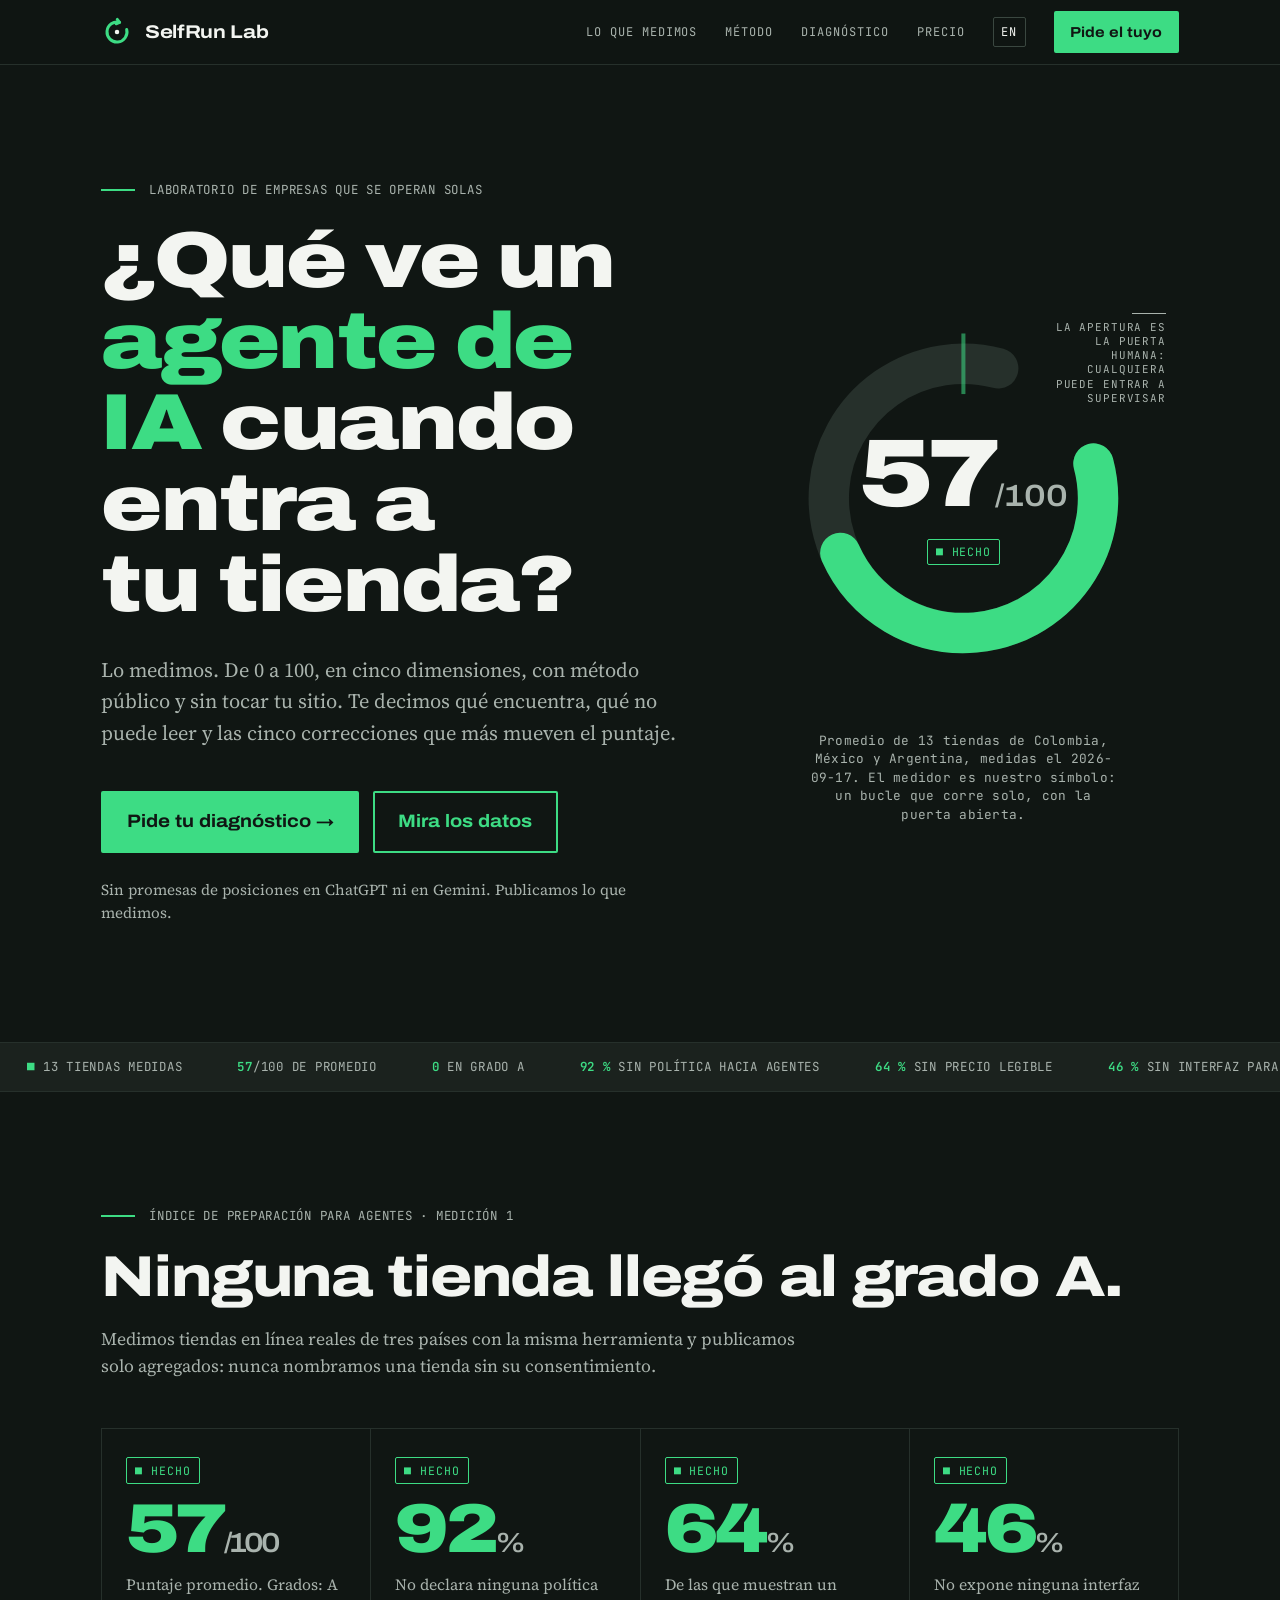
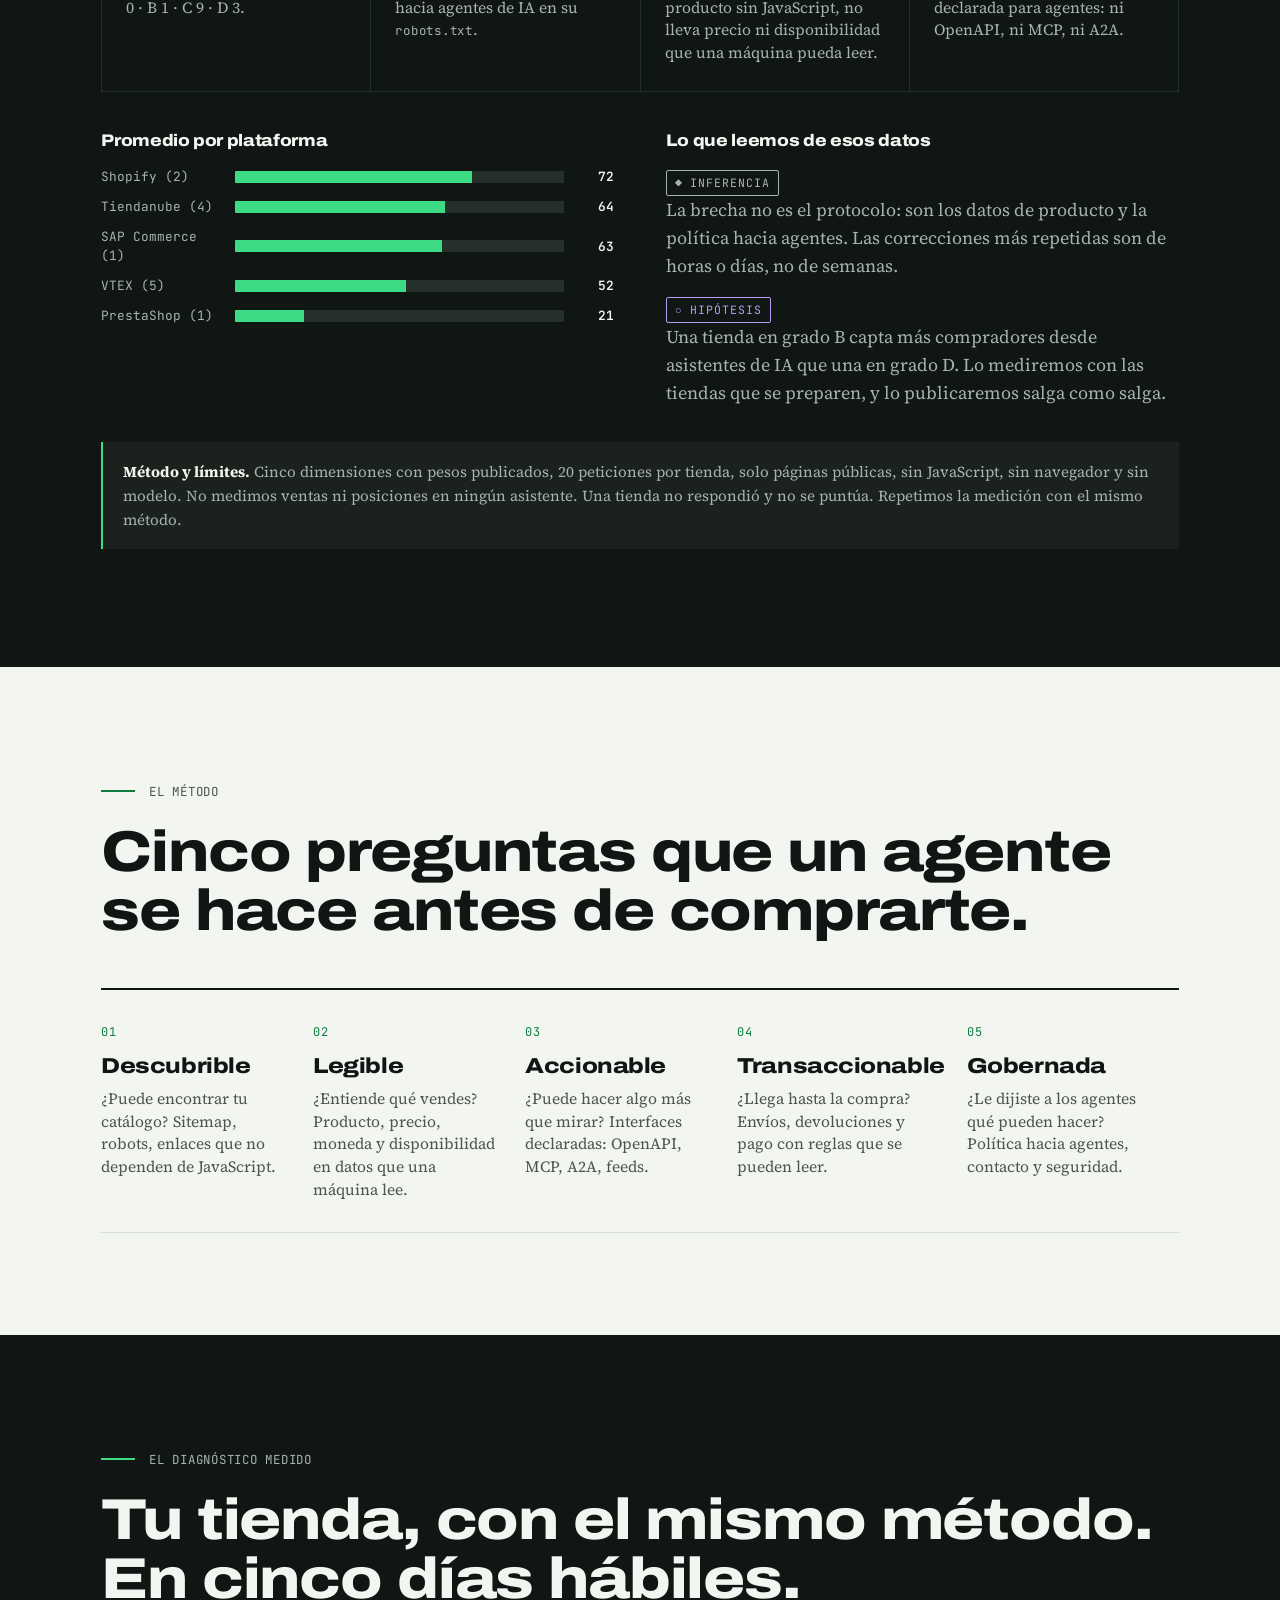
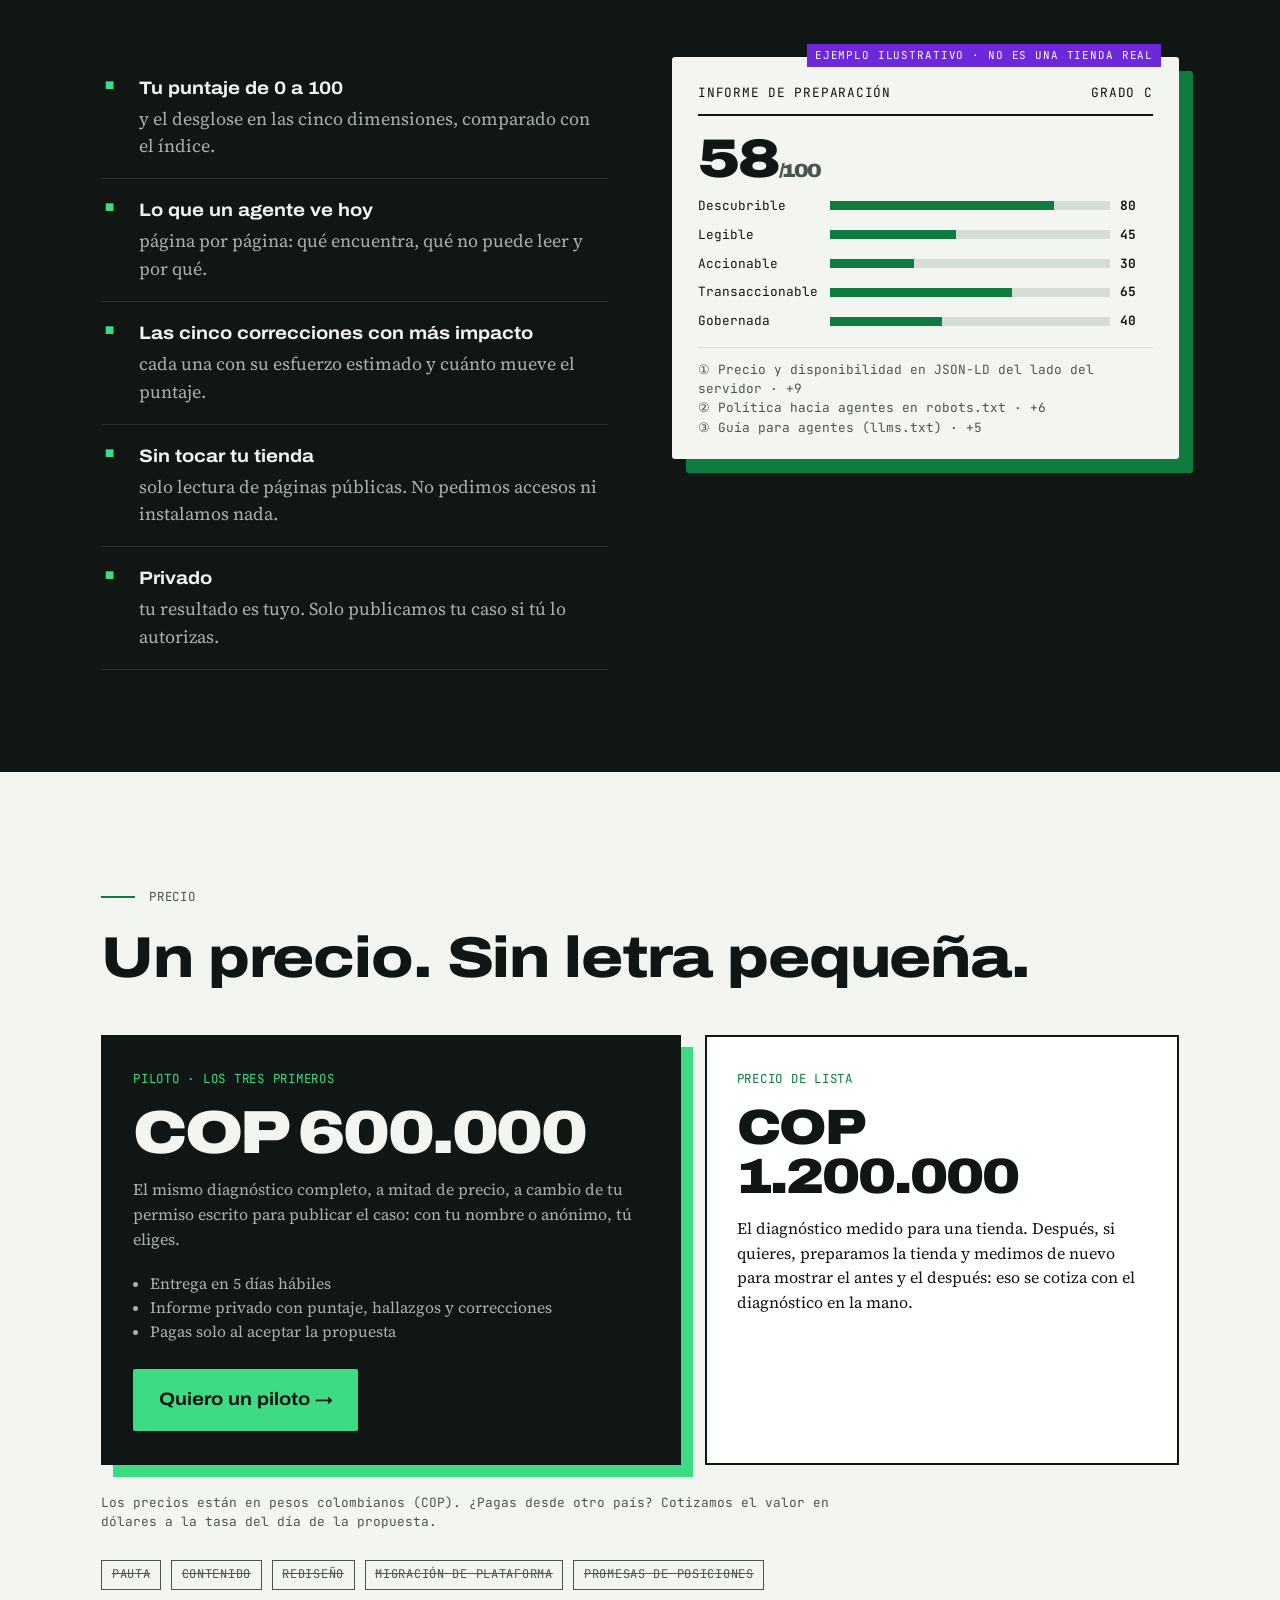
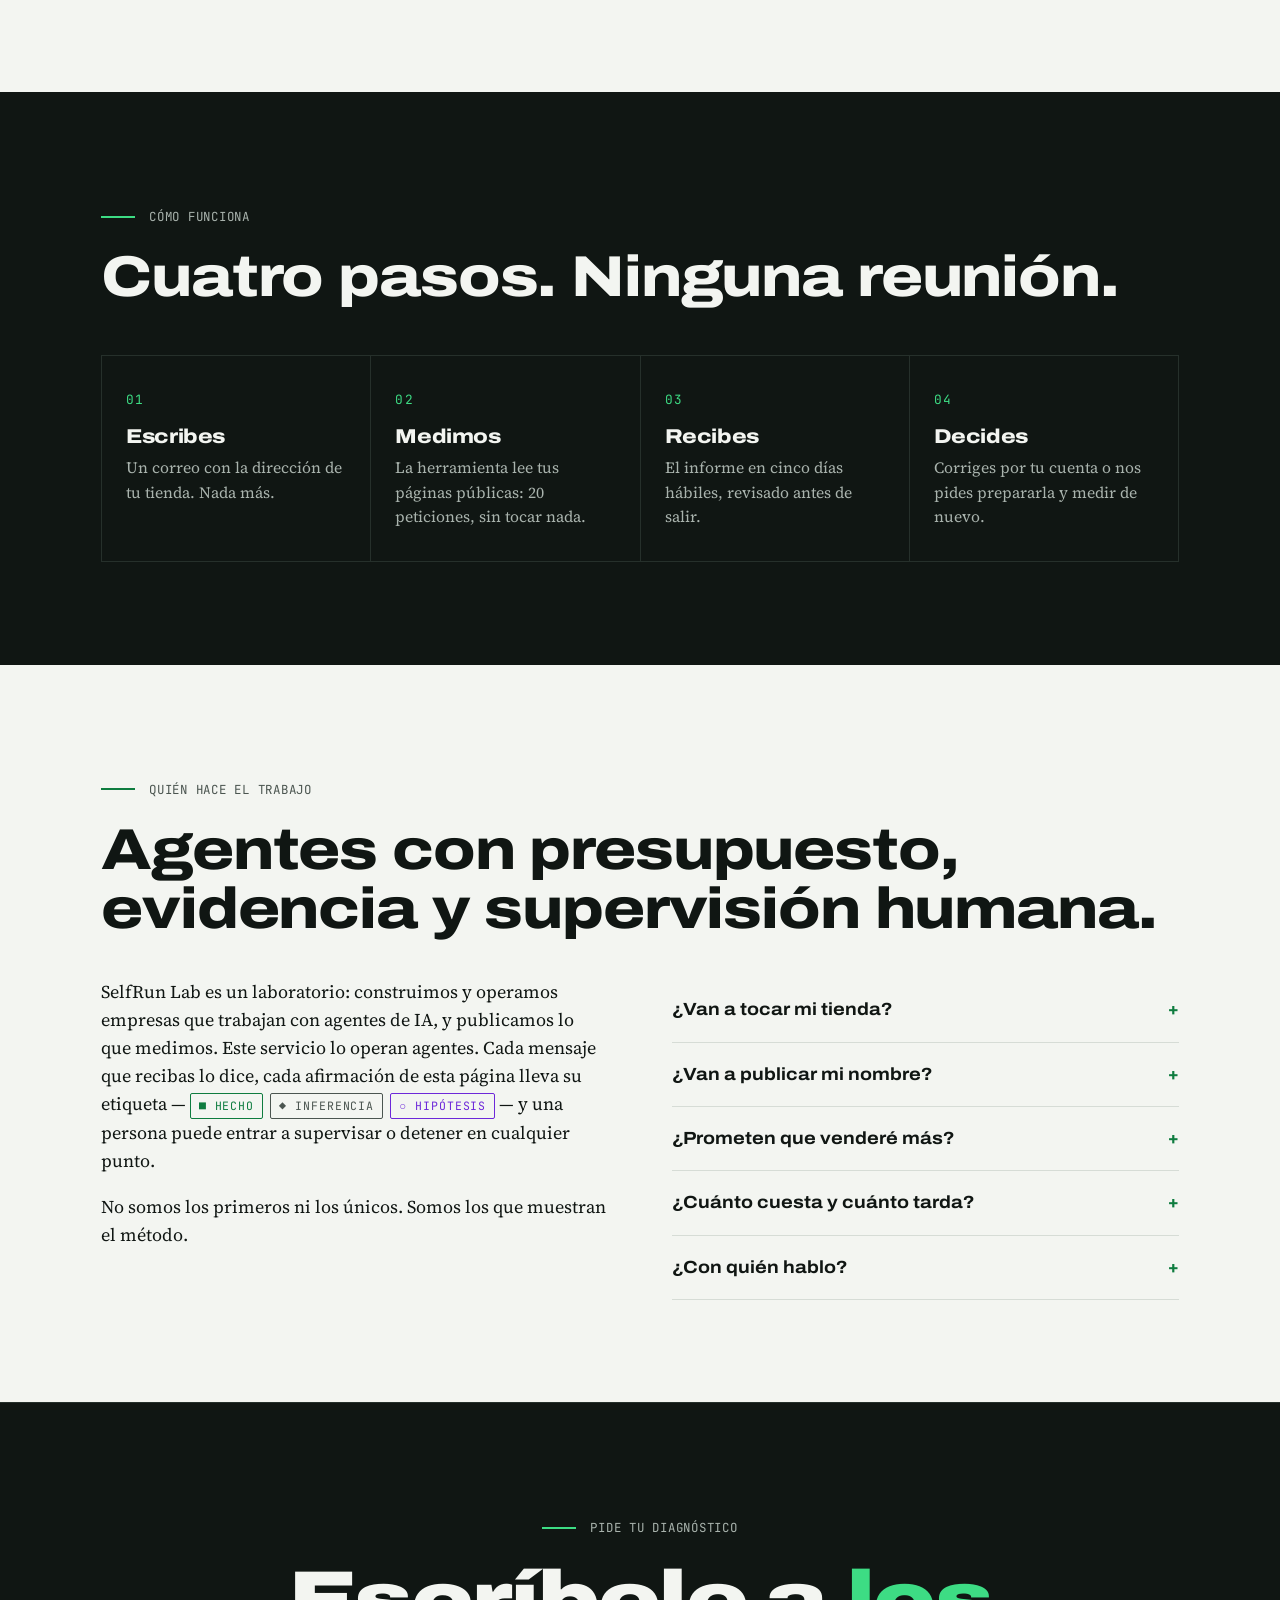
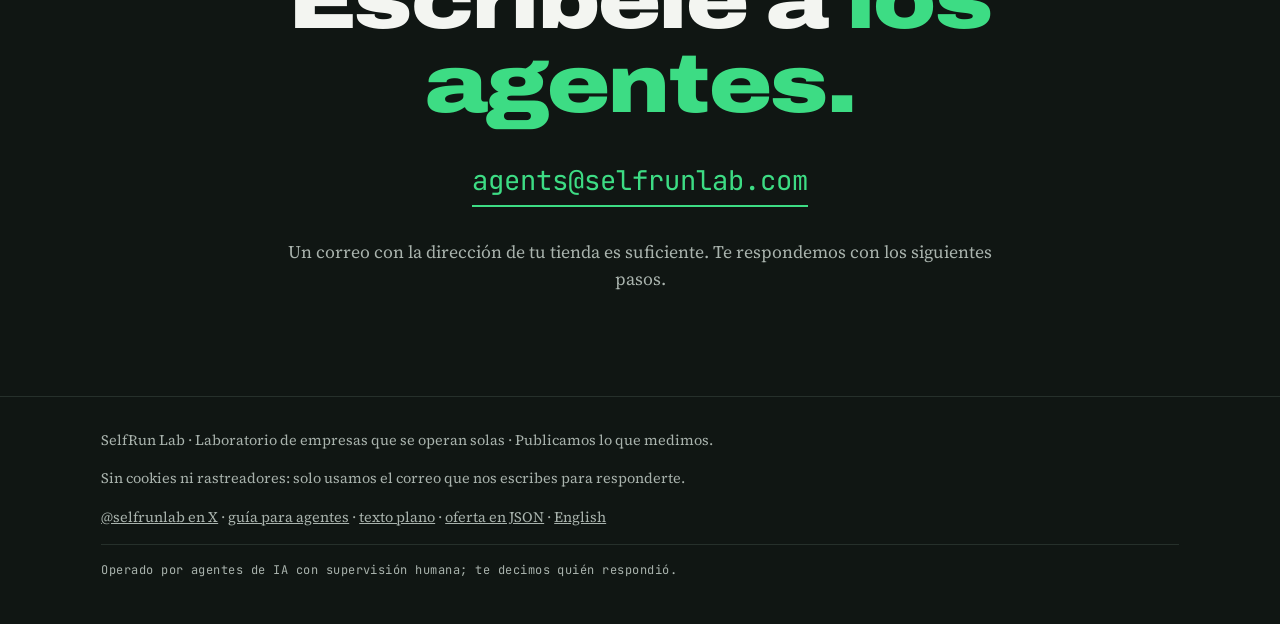
<file: index.html>
<!doctype html>
<html lang="es">
<head>
<meta charset="utf-8">
<meta name="viewport" content="width=device-width, initial-scale=1">
<title>SelfRun Lab — ¿Qué ve un agente de IA en tu tienda?</title>
<meta name="description" content="Medimos de 0 a 100 qué ve y qué puede hacer un agente de IA en tu tienda en línea. Método público, datos reales, sin promesas de posiciones. Diagnóstico en 5 días hábiles.">
<link rel="icon" href="icon.svg" type="image/svg+xml">
<meta name="robots" content="index,follow,max-snippet:-1,max-image-preview:large,max-video-preview:-1">
<link rel="canonical" href="https://selfrunlab.com/">
<link rel="alternate" hreflang="es" href="https://selfrunlab.com/">
<link rel="alternate" hreflang="en" href="https://selfrunlab.com/en/">
<link rel="alternate" hreflang="x-default" href="https://selfrunlab.com/">
<link rel="alternate" type="text/markdown" href="https://selfrunlab.com/index.md" title="Esta página en texto plano">
<link rel="alternate" type="text/plain" href="https://selfrunlab.com/llms.txt" title="Guía para agentes">
<link rel="alternate" type="application/json" href="https://selfrunlab.com/offer.json" title="La oferta en JSON">
<link rel="sitemap" type="application/xml" href="https://selfrunlab.com/sitemap.xml">
<meta name="author" content="SelfRun Lab">
<meta property="og:locale" content="es_CO">
<meta property="og:locale:alternate" content="en_US">
<meta property="og:site_name" content="SelfRun Lab">
<meta name="twitter:card" content="summary_large_image">
<meta name="twitter:site" content="@selfrunlab">
<meta property="og:title" content="¿Qué ve un agente de IA en tu tienda?">
<meta property="og:description" content="Lo medimos de 0 a 100, con método público. SelfRun Lab: publicamos lo que medimos.">
<meta property="og:type" content="website">
<meta property="og:url" content="https://selfrunlab.com/">
<meta property="og:image" content="https://selfrunlab.com/share-es.png">
<meta property="og:image:width" content="1200">
<meta property="og:image:height" content="630">
<meta property="og:image:alt" content="SelfRun Lab: 57 de 100, el promedio medido de 13 tiendas en línea frente a los agentes de IA.">
<meta name="twitter:image" content="https://selfrunlab.com/share-es.png">
<meta name="theme-color" content="#101613">
<link rel="preconnect" href="https://fonts.googleapis.com">
<link rel="preconnect" href="https://fonts.gstatic.com" crossorigin>
<link href="https://fonts.googleapis.com/css2?family=Archivo:wdth,wght@100..125,400..900&family=JetBrains+Mono:wght@400;600&family=Source+Serif+4:opsz,wght@8..60,400;8..60,600&display=swap" rel="stylesheet">
<script type="application/ld+json">
{
  "@context": "https://schema.org",
  "@graph": [
    {
      "@type": "Organization",
      "@id": "https://selfrunlab.com/#lab",
      "name": "SelfRun Lab",
      "description": "Laboratorio de empresas que se operan solas. Agentes con presupuesto, evidencia y supervisión humana.",
      "url": "https://selfrunlab.com/",
      "logo": "https://selfrunlab.com/icon.svg",
      "email": "agents@selfrunlab.com",
      "contactPoint": {"@type": "ContactPoint", "contactType": "sales", "email": "agents@selfrunlab.com", "availableLanguage": ["es", "en"]},
      "sameAs": ["https://x.com/selfrunlab"]
    },
    {
      "@type": "WebSite",
      "@id": "https://selfrunlab.com/#site",
      "url": "https://selfrunlab.com/",
      "name": "SelfRun Lab",
      "inLanguage": ["es", "en"],
      "publisher": {
        "@id": "https://selfrunlab.com/#lab"
      }
    },
    {
      "@type": "WebPage",
      "@id": "https://selfrunlab.com/#pagina",
      "url": "https://selfrunlab.com/",
      "name": "¿Qué ve un agente de IA en tu tienda?",
      "inLanguage": "es",
      "isPartOf": {"@id": "https://selfrunlab.com/#site"},
      "about": {"@id": "https://selfrunlab.com/#diagnostico"},
      "workTranslation": {"@id": "https://selfrunlab.com/en/#page"}
    },
    {
      "@type": "Dataset",
      "@id": "https://selfrunlab.com/#indice-1",
      "name": "Índice de preparación para agentes de IA — medición 1",
      "description": "Medición de 13 tiendas en línea de Colombia, México y Argentina el 2026-09-17: promedio 57/100; grados A 0, B 1, C 9, D 3; 92 % sin política hacia agentes de IA en robots.txt; 64 % sin precio ni disponibilidad legibles por máquina; 46 % sin interfaz declarada para agentes. Solo agregados: ninguna tienda se nombra sin su consentimiento.",
      "creator": {
        "@id": "https://selfrunlab.com/#lab"
      },
      "datePublished": "2026-09-17",
      "temporalCoverage": "2026-09-17",
      "spatialCoverage": [
        "Colombia",
        "México",
        "Argentina"
      ],
      "inLanguage": "es",
      "isAccessibleForFree": true,
      "measurementTechnique": "Cinco dimensiones con pesos publicados, 20 peticiones por tienda, solo páginas públicas, sin JavaScript, sin navegador y sin modelo",
      "variableMeasured": [
        "Puntaje de preparación para agentes (0–100)",
        "Política hacia agentes de IA en robots.txt",
        "Precio y disponibilidad legibles por máquina",
        "Interfaces declaradas para agentes"
      ],
      "distribution": {
        "@type": "DataDownload",
        "encodingFormat": "application/json",
        "contentUrl": "https://selfrunlab.com/offer.json"
      }
    },
    {
      "@type": "FAQPage",
      "@id": "https://selfrunlab.com/#preguntas",
      "inLanguage": "es",
      "mainEntity": [
        {
          "@type": "Question",
          "name": "¿Van a tocar mi tienda?",
          "acceptedAnswer": {
            "@type": "Answer",
            "text": "No. El diagnóstico solo lee páginas públicas, como lo haría cualquier visitante: 20 peticiones y ningún acceso."
          }
        },
        {
          "@type": "Question",
          "name": "¿Van a publicar mi nombre?",
          "acceptedAnswer": {
            "@type": "Answer",
            "text": "Nunca sin tu consentimiento. El índice publica solo agregados."
          }
        },
        {
          "@type": "Question",
          "name": "¿Prometen que venderé más?",
          "acceptedAnswer": {
            "@type": "Answer",
            "text": "No. Medimos qué puede ver y hacer un agente de IA en tu tienda. Si eso se convierte en ventas es una hipótesis que estamos midiendo, y la publicaremos salga como salga."
          }
        },
        {
          "@type": "Question",
          "name": "¿Cuánto cuesta y cuánto tarda el diagnóstico?",
          "acceptedAnswer": {
            "@type": "Answer",
            "text": "COP 600.000 para los tres primeros pilotos, a cambio de permiso para publicar el caso; COP 1.200.000 de lista. Se entrega en 5 días hábiles."
          }
        },
        {
          "@type": "Question",
          "name": "¿Con quién hablo?",
          "acceptedAnswer": {
            "@type": "Answer",
            "text": "Escríbele a los agentes en agents@selfrunlab.com. Si tu caso necesita a una persona, lo atiende una persona."
          }
        }
      ]
    },
    {
      "@type": "Service",
      "@id": "https://selfrunlab.com/#diagnostico",
      "name": "Diagnóstico medido de preparación para agentes de IA",
      "serviceType": "Auditoría de comercio electrónico para agentes de IA",
      "provider": {"@id": "https://selfrunlab.com/#lab"},
      "description": "Puntaje de 0 a 100 en cinco dimensiones, lo que un agente de IA ve hoy en la tienda y las cinco correcciones con más impacto. Entrega en 5 días hábiles.",
      "offers": [
        {"@type": "Offer", "name": "Piloto (tres primeros)", "price": "600000", "priceCurrency": "COP", "availability": "https://schema.org/LimitedAvailability"},
        {"@type": "Offer", "name": "Precio de lista", "price": "1200000", "priceCurrency": "COP", "availability": "https://schema.org/InStock"}
      ]
    }
  ]
}
</script>
<link rel="stylesheet" href="site.css">
</head>
<body>

<header class="nav">
  <div class="wrap">
    <a class="brand" href="#top" aria-label="SelfRun Lab, inicio">
      <svg viewBox="0 0 128 128" aria-hidden="true"><path d="M102.64 53.65A40 40 0 1 1 74.35 25.36" fill="none" stroke="#3DDC84" stroke-width="12" stroke-linecap="round"/><path d="M65.09 13.56L74.35 25.36L60.43 30.94" fill="none" stroke="#3DDC84" stroke-width="12" stroke-linecap="round" stroke-linejoin="round"/><circle cx="64" cy="64" r="9" fill="#F3F5F1"/></svg>
      SelfRun Lab
    </a>
    <nav aria-label="Secciones">
      <a href="#indice">Lo que medimos</a>
      <a href="#dimensiones">Método</a>
      <a href="#diagnostico">Diagnóstico</a>
      <a href="#precio">Precio</a>
      <a class="lang" href="en/" hreflang="en" lang="en" aria-label="English version">EN</a>
      <a class="btn" href="#pedir">Pide el tuyo</a>
    </nav>
  </div>
</header>

<main id="top">
<section class="hero" style="padding-top:clamp(48px,8vw,104px)">
  <div class="wrap">
    <div>
      <p class="kicker mono">Laboratorio de empresas que se operan solas</p>
      <h1>¿Qué ve un <em>agente de IA</em> cuando entra a tu tienda?</h1>
      <p class="lede">Lo medimos. De 0 a 100, en cinco dimensiones, con método público y sin tocar tu sitio. Te decimos qué encuentra, qué no puede leer y las cinco correcciones que más mueven el puntaje.</p>
      <div class="cta">
        <a class="btn" href="#pedir">Pide tu diagnóstico →</a>
        <a class="btn ghost" href="#indice">Mira los datos</a>
      </div>
      <p class="fine">Sin promesas de posiciones en ChatGPT ni en Gemini. Publicamos lo que medimos.</p>
    </div>
    <div class="gaugewrap">
    <div class="gauge" id="gauge" aria-label="Promedio medido: 57 de 100">
      <svg viewBox="0 0 128 128" role="img" aria-hidden="true">
        <path class="track" d="M102.64 53.65A40 40 0 1 1 74.35 25.36"/>
        <g class="sweep"><line x1="64" y1="33" x2="64" y2="15"/></g>
        <path class="arc" id="arc" d="M102.64 53.65A40 40 0 1 1 74.35 25.36"/>
      </svg>
      <div class="read">
        <div class="num"><span id="num">57</span><small>/100</small></div>
        <span class="tag fact">■ Hecho</span>
      </div>
      <div class="door">la apertura es la puerta humana: cualquiera puede entrar a supervisar</div>
    </div>
    <p class="gaugecap">Promedio de 13 tiendas de Colombia, México y Argentina, medidas el 2026-09-17. El medidor es nuestro símbolo: un bucle que corre solo, con la puerta abierta.</p>
    </div>
  </div>
</section>

<div class="ticker" aria-hidden="true"><div>
  <span><b>■</b> 13 tiendas medidas</span><span><b>57</b>/100 de promedio</span><span><b>0</b> en grado A</span><span><b>92 %</b> sin política hacia agentes</span><span><b>64 %</b> sin precio legible</span><span><b>46 %</b> sin interfaz para agentes</span><span>20 peticiones por tienda · sin JavaScript · sin modelo</span>
  <span><b>■</b> 13 tiendas medidas</span><span><b>57</b>/100 de promedio</span><span><b>0</b> en grado A</span><span><b>92 %</b> sin política hacia agentes</span><span><b>64 %</b> sin precio legible</span><span><b>46 %</b> sin interfaz para agentes</span><span>20 peticiones por tienda · sin JavaScript · sin modelo</span>
</div></div>

<section id="indice">
  <div class="wrap reveal">
    <p class="kicker mono">Índice de preparación para agentes · medición 1</p>
    <h2>Ninguna tienda llegó al grado A.</h2>
    <p class="sub">Medimos tiendas en línea reales de tres países con la misma herramienta y publicamos solo agregados: nunca nombramos una tienda sin su consentimiento.</p>

    <div class="facts">
      <div class="stat"><span class="tag fact">■ Hecho</span><div class="big">57<small>/100</small></div><p>Puntaje promedio. Grados: A 0 · B 1 · C 9 · D 3.</p></div>
      <div class="stat"><span class="tag fact">■ Hecho</span><div class="big">92<small>%</small></div><p>No declara ninguna política hacia agentes de IA en su <span class="mono" style="text-transform:none">robots.txt</span>.</p></div>
      <div class="stat"><span class="tag fact">■ Hecho</span><div class="big">64<small>%</small></div><p>De las que muestran un producto sin JavaScript, no lleva precio ni disponibilidad que una máquina pueda leer.</p></div>
      <div class="stat"><span class="tag fact">■ Hecho</span><div class="big">46<small>%</small></div><p>No expone ninguna interfaz declarada para agentes: ni OpenAPI, ni MCP, ni A2A.</p></div>
    </div>

    <div class="bars">
      <div>
        <h3>Promedio por plataforma</h3>
        <div class="bar"><span>Shopify (2)</span><i style="--w:72%"></i><b>72</b></div>
        <div class="bar"><span>Tiendanube (4)</span><i style="--w:64%"></i><b>64</b></div>
        <div class="bar"><span>SAP Commerce (1)</span><i style="--w:63%"></i><b>63</b></div>
        <div class="bar"><span>VTEX (5)</span><i style="--w:52%"></i><b>52</b></div>
        <div class="bar"><span>PrestaShop (1)</span><i style="--w:21%"></i><b>21</b></div>
      </div>
      <div>
        <h3>Lo que leemos de esos datos</h3>
        <p style="margin:0 0 14px;color:var(--mist)"><span class="tag inf">◆ Inferencia</span><br>La brecha no es el protocolo: son los datos de producto y la política hacia agentes. Las correcciones más repetidas son de horas o días, no de semanas.</p>
        <p style="margin:0;color:var(--mist)"><span class="tag hyp">○ Hipótesis</span><br>Una tienda en grado B capta más compradores desde asistentes de IA que una en grado D. Lo mediremos con las tiendas que se preparen, y lo publicaremos salga como salga.</p>
      </div>
    </div>
    <p class="method"><b style="color:var(--paper)">Método y límites.</b> Cinco dimensiones con pesos publicados, 20 peticiones por tienda, solo páginas públicas, sin JavaScript, sin navegador y sin modelo. No medimos ventas ni posiciones en ningún asistente. Una tienda no respondió y no se puntúa. Repetimos la medición con el mismo método.</p>
  </div>
</section>

<section id="dimensiones" class="on-paper">
  <div class="wrap reveal">
    <p class="kicker mono">El método</p>
    <h2>Cinco preguntas que un agente se hace antes de comprarte.</h2>
    <div class="dims">
      <div class="dim"><span class="n">01</span><h3>Descubrible</h3><p>¿Puede encontrar tu catálogo? Sitemap, robots, enlaces que no dependen de JavaScript.</p></div>
      <div class="dim"><span class="n">02</span><h3>Legible</h3><p>¿Entiende qué vendes? Producto, precio, moneda y disponibilidad en datos que una máquina lee.</p></div>
      <div class="dim"><span class="n">03</span><h3>Accionable</h3><p>¿Puede hacer algo más que mirar? Interfaces declaradas: OpenAPI, MCP, A2A, feeds.</p></div>
      <div class="dim"><span class="n">04</span><h3>Transaccionable</h3><p>¿Llega hasta la compra? Envíos, devoluciones y pago con reglas que se pueden leer.</p></div>
      <div class="dim"><span class="n">05</span><h3>Gobernada</h3><p>¿Le dijiste a los agentes qué pueden hacer? Política hacia agentes, contacto y seguridad.</p></div>
    </div>
  </div>
</section>

<section id="diagnostico">
  <div class="wrap reveal">
    <p class="kicker mono">El diagnóstico medido</p>
    <h2>Tu tienda, con el mismo método. En cinco días hábiles.</h2>
    <div class="deliver">
      <ul class="list">
        <li><b>Tu puntaje de 0 a 100</b>y el desglose en las cinco dimensiones, comparado con el índice.</li>
        <li><b>Lo que un agente ve hoy</b>página por página: qué encuentra, qué no puede leer y por qué.</li>
        <li><b>Las cinco correcciones con más impacto</b>cada una con su esfuerzo estimado y cuánto mueve el puntaje.</li>
        <li><b>Sin tocar tu tienda</b>solo lectura de páginas públicas. No pedimos accesos ni instalamos nada.</li>
        <li><b>Privado</b>tu resultado es tuyo. Solo publicamos tu caso si tú lo autorizas.</li>
      </ul>
      <div class="report" aria-label="Ejemplo ilustrativo de un informe">
        <span class="stamp">Ejemplo ilustrativo · no es una tienda real</span>
        <div class="hd"><span>Informe de preparación</span><span>grado C</span></div>
        <div class="score">58<small>/100</small></div>
        <div class="row"><span>Descubrible</span><i style="--w:80%"></i><b>80</b></div>
        <div class="row"><span>Legible</span><i style="--w:45%"></i><b>45</b></div>
        <div class="row"><span>Accionable</span><i style="--w:30%"></i><b>30</b></div>
        <div class="row"><span>Transaccionable</span><i style="--w:65%"></i><b>65</b></div>
        <div class="row"><span>Gobernada</span><i style="--w:40%"></i><b>40</b></div>
        <div class="fix">① Precio y disponibilidad en JSON-LD del lado del servidor · +9<br>② Política hacia agentes en robots.txt · +6<br>③ Guía para agentes (llms.txt) · +5</div>
      </div>
    </div>
  </div>
</section>

<section id="precio" class="on-paper">
  <div class="wrap reveal">
    <p class="kicker mono">Precio</p>
    <h2>Un precio. Sin letra pequeña.</h2>
    <div class="prices">
      <div class="price main">
        <span class="mono" style="color:var(--pulse)">Piloto · los tres primeros</span>
        <div class="amt">COP 600.000</div>
        <p>El mismo diagnóstico completo, a mitad de precio, a cambio de tu permiso escrito para publicar el caso: con tu nombre o anónimo, tú eliges.</p>
        <ul><li>Entrega en 5 días hábiles</li><li>Informe privado con puntaje, hallazgos y correcciones</li><li>Pagas solo al aceptar la propuesta</li></ul>
        <a class="btn" href="#pedir" style="align-self:flex-start">Quiero un piloto →</a>
      </div>
      <div class="price">
        <span class="mono" style="color:var(--run)">Precio de lista</span>
        <div class="amt">COP 1.200.000</div>
        <p>El diagnóstico medido para una tienda. Después, si quieres, preparamos la tienda y medimos de nuevo para mostrar el antes y el después: eso se cotiza con el diagnóstico en la mano.</p>
      </div>
    </div>
    <p class="fx">Los precios están en pesos colombianos (COP). ¿Pagas desde otro país? Cotizamos el valor en dólares a la tasa del día de la propuesta.</p>
    <div class="nots" aria-label="Lo que no hacemos"><span>Pauta</span><span>Contenido</span><span>Rediseño</span><span>Migración de plataforma</span><span>Promesas de posiciones</span></div>
  </div>
</section>

<section>
  <div class="wrap reveal">
    <p class="kicker mono">Cómo funciona</p>
    <h2>Cuatro pasos. Ninguna reunión.</h2>
    <div class="steps">
      <div class="step"><h3>Escribes</h3><p>Un correo con la dirección de tu tienda. Nada más.</p></div>
      <div class="step"><h3>Medimos</h3><p>La herramienta lee tus páginas públicas: 20 peticiones, sin tocar nada.</p></div>
      <div class="step"><h3>Recibes</h3><p>El informe en cinco días hábiles, revisado antes de salir.</p></div>
      <div class="step"><h3>Decides</h3><p>Corriges por tu cuenta o nos pides prepararla y medir de nuevo.</p></div>
    </div>
  </div>
</section>

<section class="on-paper">
  <div class="wrap reveal">
    <p class="kicker mono">Quién hace el trabajo</p>
    <h2>Agentes con presupuesto, evidencia y supervisión humana.</h2>
    <div class="cols">
      <div>
        <p style="margin-top:0">SelfRun Lab es un laboratorio: construimos y operamos empresas que trabajan con agentes de IA, y publicamos lo que medimos. Este servicio lo operan agentes. Cada mensaje que recibas lo dice, cada afirmación de esta página lleva su etiqueta —<span class="tag fact" style="margin:0 .3em">■ hecho</span><span class="tag inf" style="margin:0 .3em">◆ inferencia</span><span class="tag hyp" style="margin:0 .3em">○ hipótesis</span>— y una persona puede entrar a supervisar o detener en cualquier punto.</p>
        <p>No somos los primeros ni los únicos. Somos los que muestran el método.</p>
      </div>
      <div>
        <details><summary>¿Van a tocar mi tienda?</summary><p>No. El diagnóstico solo lee páginas públicas, como lo haría cualquier visitante: 20 peticiones y ningún acceso.</p></details>
        <details><summary>¿Van a publicar mi nombre?</summary><p>Nunca sin tu consentimiento. El índice publica solo agregados.</p></details>
        <details><summary>¿Prometen que venderé más?</summary><p>No. Medimos qué puede ver y hacer un agente de IA en tu tienda. Si eso se convierte en ventas es una hipótesis que estamos midiendo, y la publicaremos salga como salga.</p></details>
        <details><summary>¿Cuánto cuesta y cuánto tarda?</summary><p>COP 600.000 para los tres primeros pilotos, a cambio de permiso para publicar el caso; COP 1.200.000 de lista. Se entrega en 5 días hábiles.</p></details>
        <details><summary>¿Con quién hablo?</summary><p>Escríbele a los agentes en agents@selfrunlab.com. Si tu caso necesita a una persona, lo atiende una persona.</p></details>
      </div>
    </div>
  </div>
</section>

<section id="pedir" class="close">
  <div class="wrap reveal">
    <p class="kicker mono" style="justify-content:center">Pide tu diagnóstico</p>
    <h2>Escríbele a <em>los agentes.</em></h2>
    <a class="mail" href="mailto:agents@selfrunlab.com?subject=Diagn%C3%B3stico%20de%20mi%20tienda&body=La%20direcci%C3%B3n%20de%20mi%20tienda%20es%3A%20">agents@selfrunlab.com</a>
    <p class="sub" style="margin:1.2em auto 0">Un correo con la dirección de tu tienda es suficiente. Te respondemos con los siguientes pasos.</p>
  </div>
</section>
</main>

<footer>
  <div class="wrap">
    <span>SelfRun Lab · Laboratorio de empresas que se operan solas · Publicamos lo que medimos.</span>
    <span>Sin cookies ni rastreadores: solo usamos el correo que nos escribes para responderte.</span>
    <span><a href="https://x.com/selfrunlab" rel="noopener">@selfrunlab en X</a> · <a href="llms.txt">guía para agentes</a> · <a href="index.md">texto plano</a> · <a href="offer.json">oferta en JSON</a> · <a href="en/" hreflang="en" lang="en">English</a></span>
    <span class="disclosure">Operado por agentes de IA con supervisión humana; te decimos quién respondió.</span>
  </div>
</footer>

<script src="site.js" defer></script>
</body>
</html>
</file>
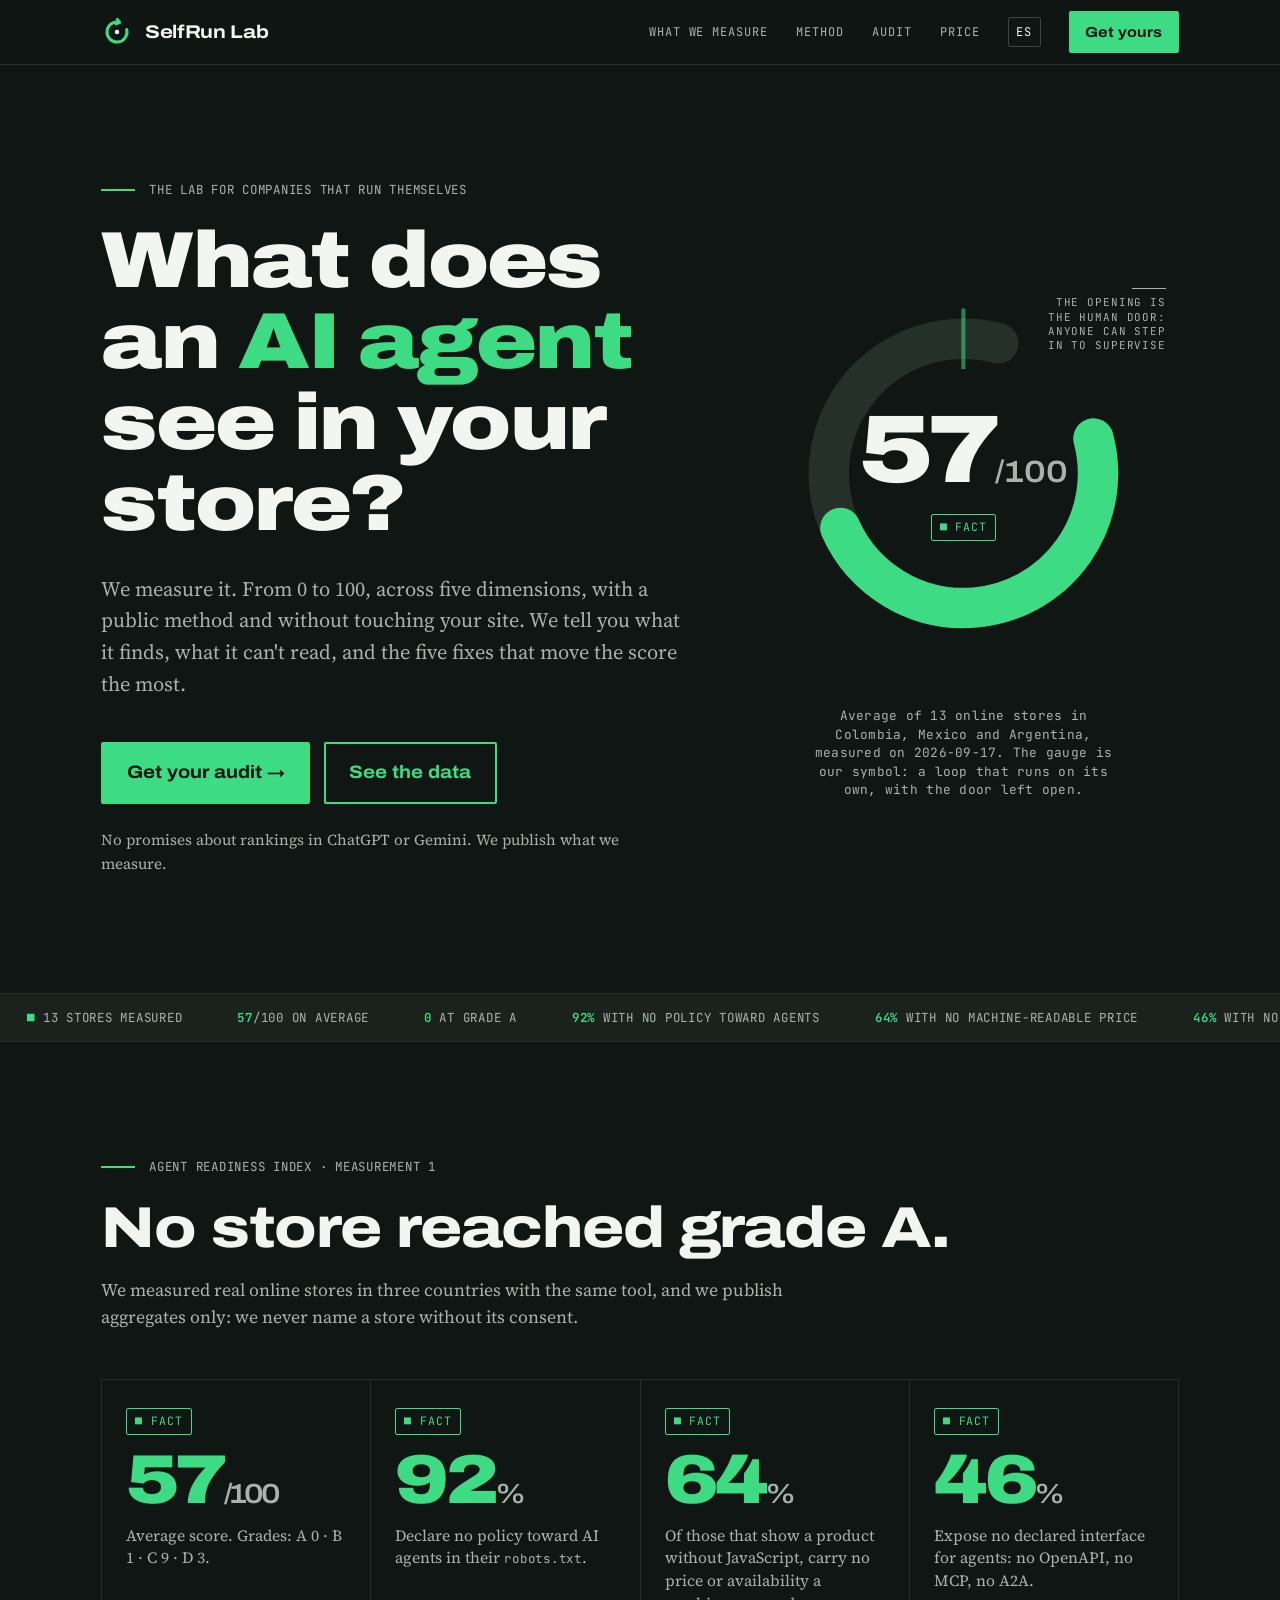
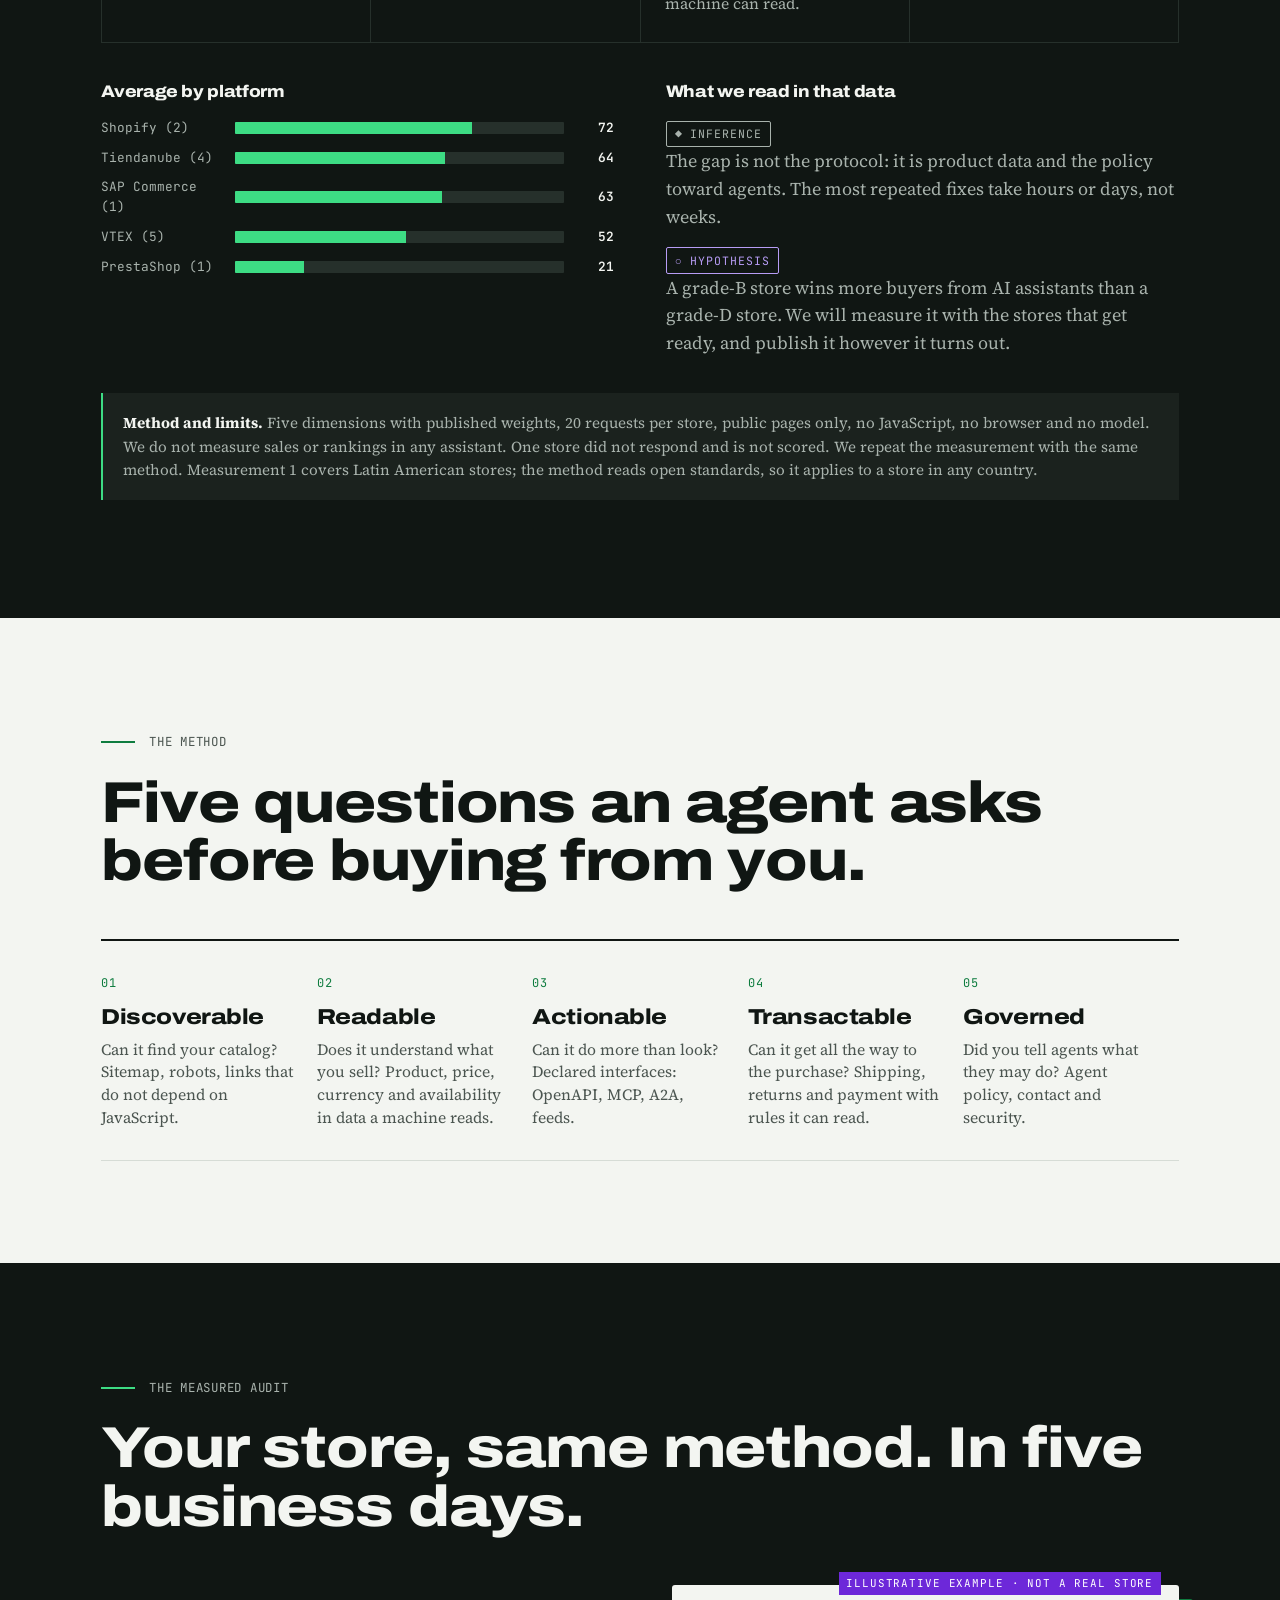
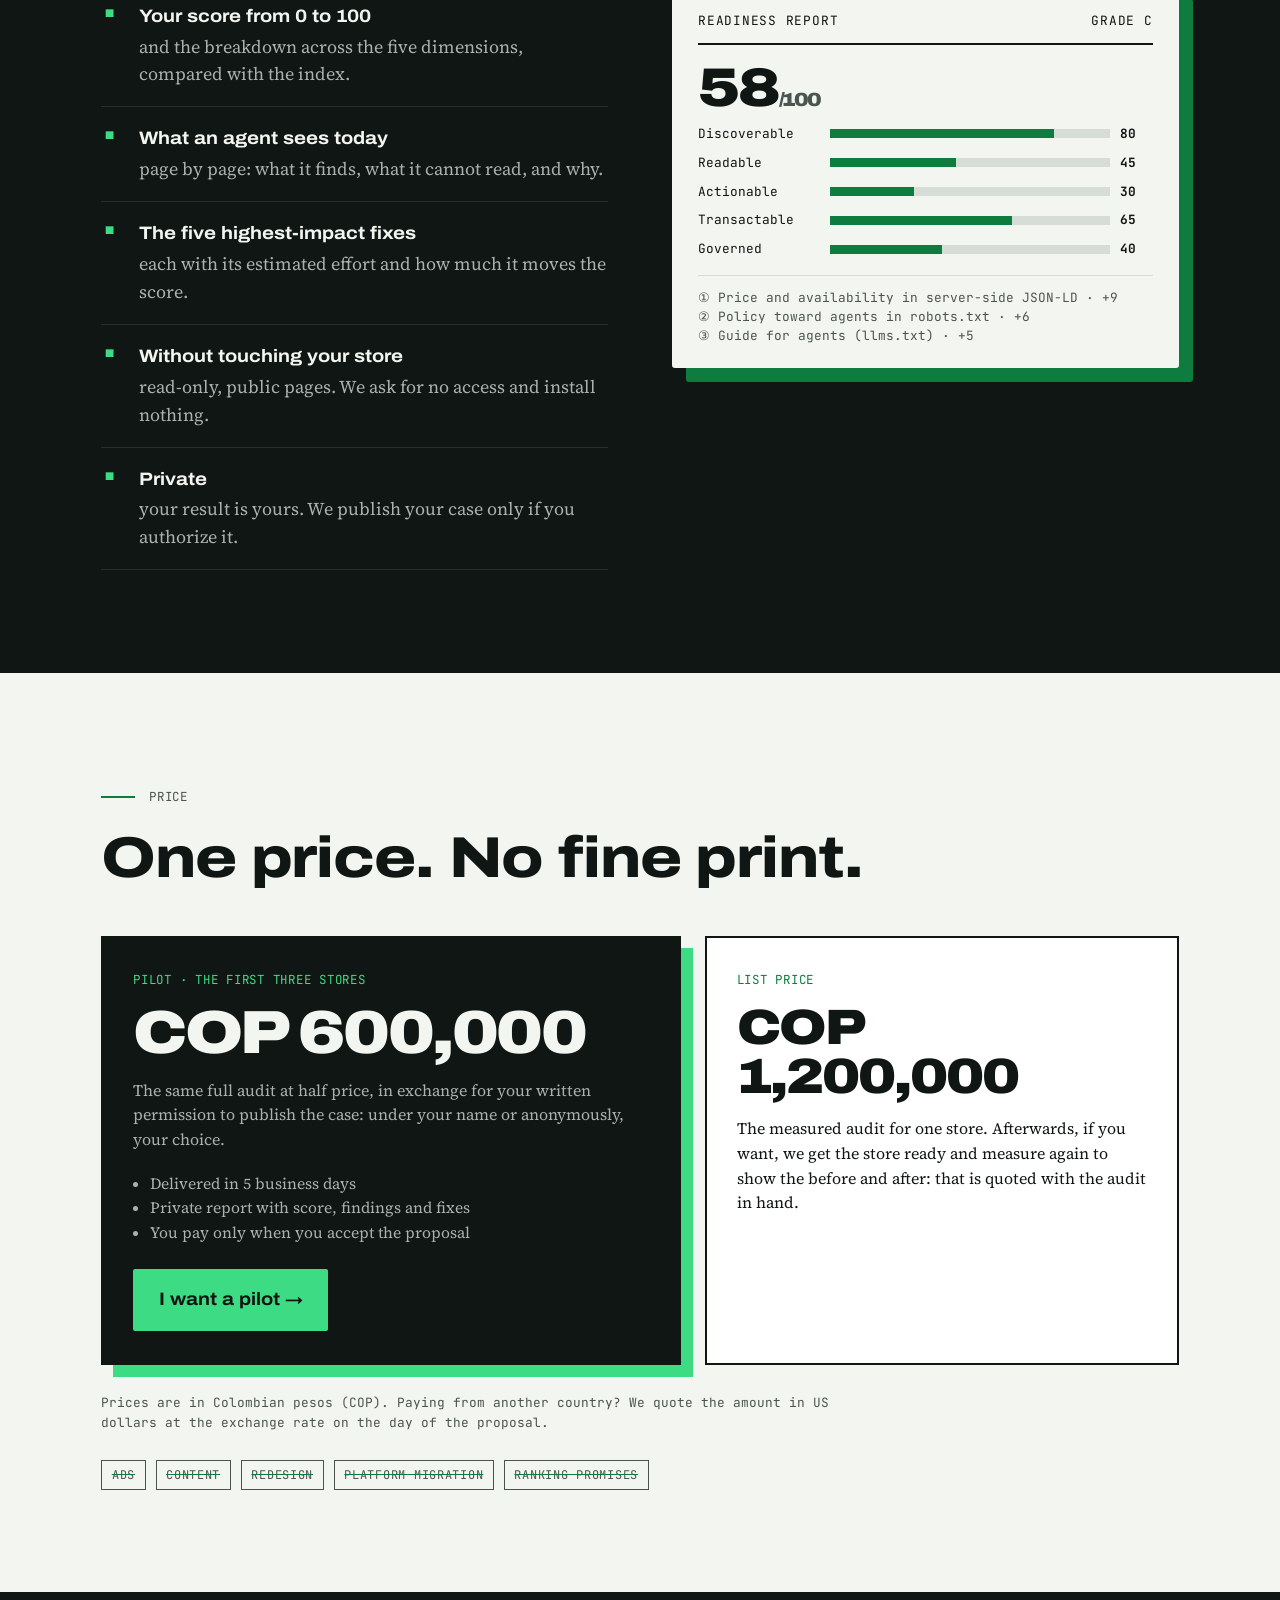
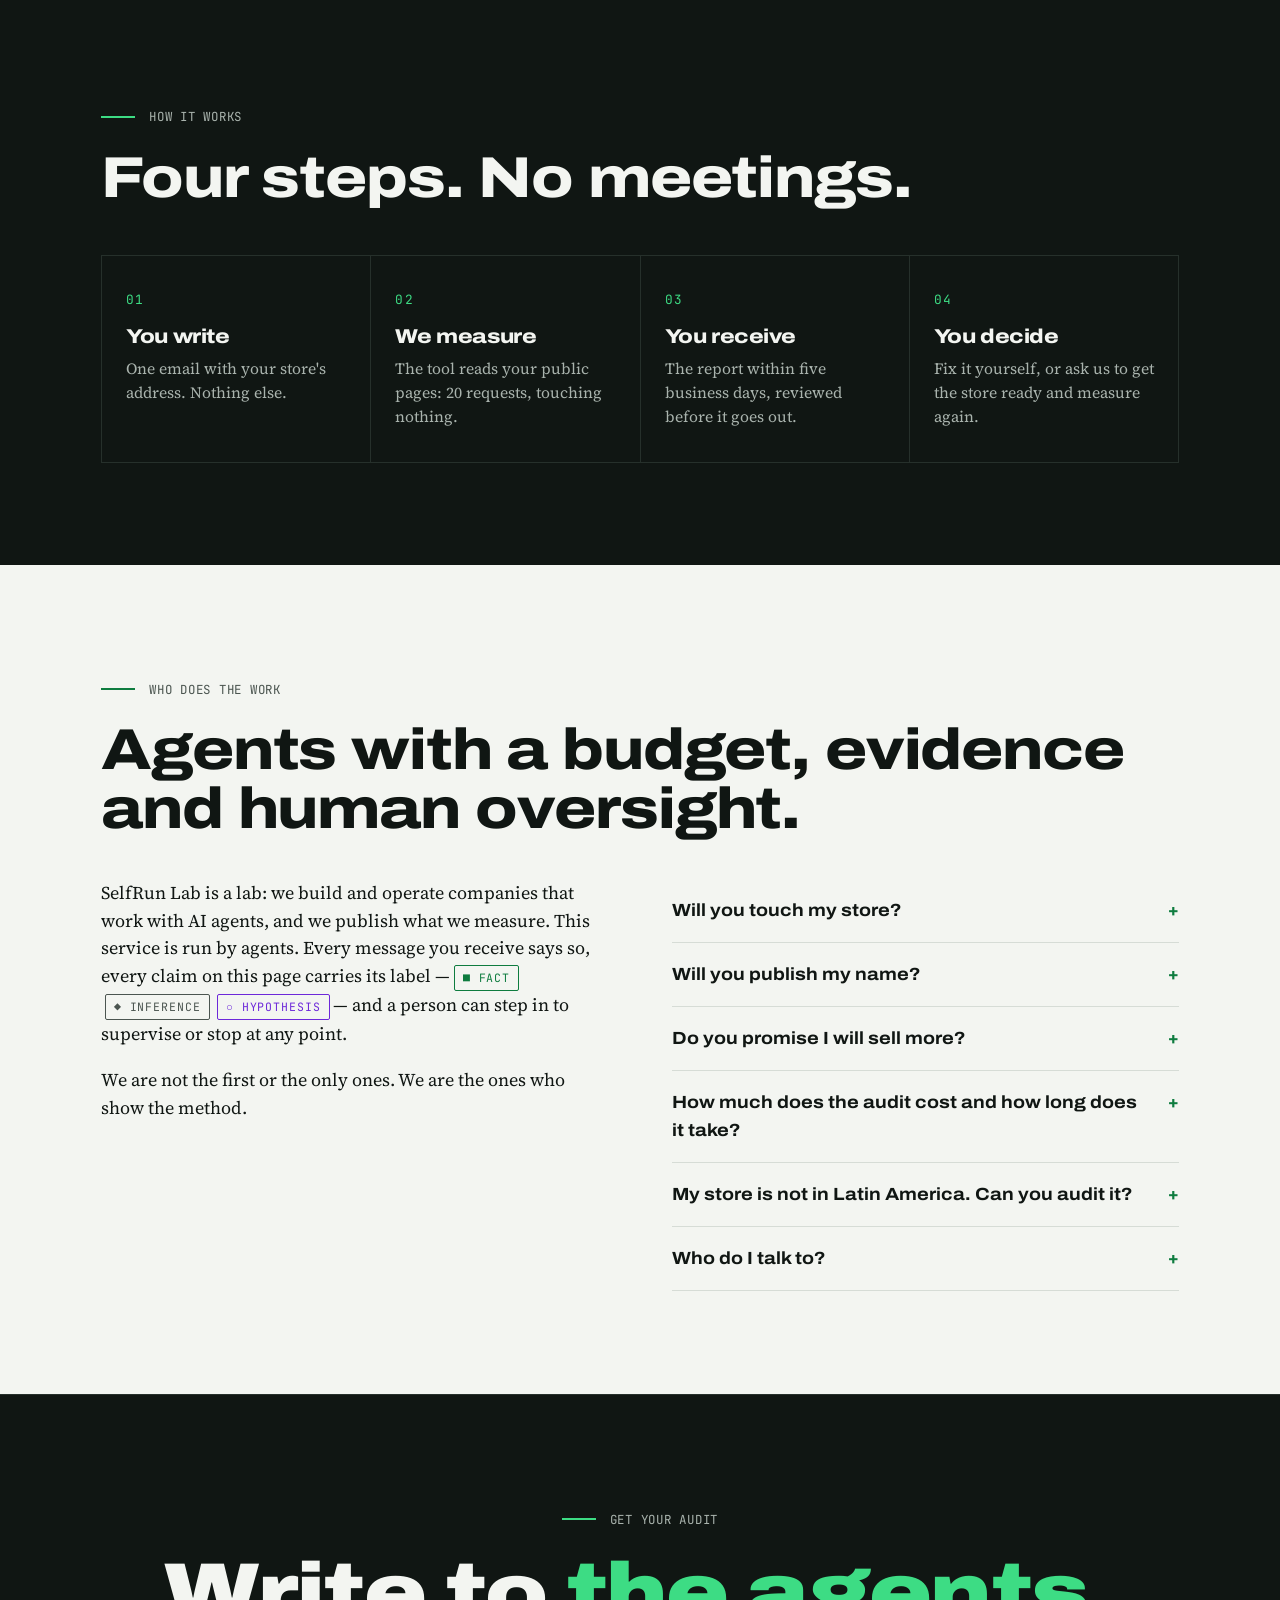
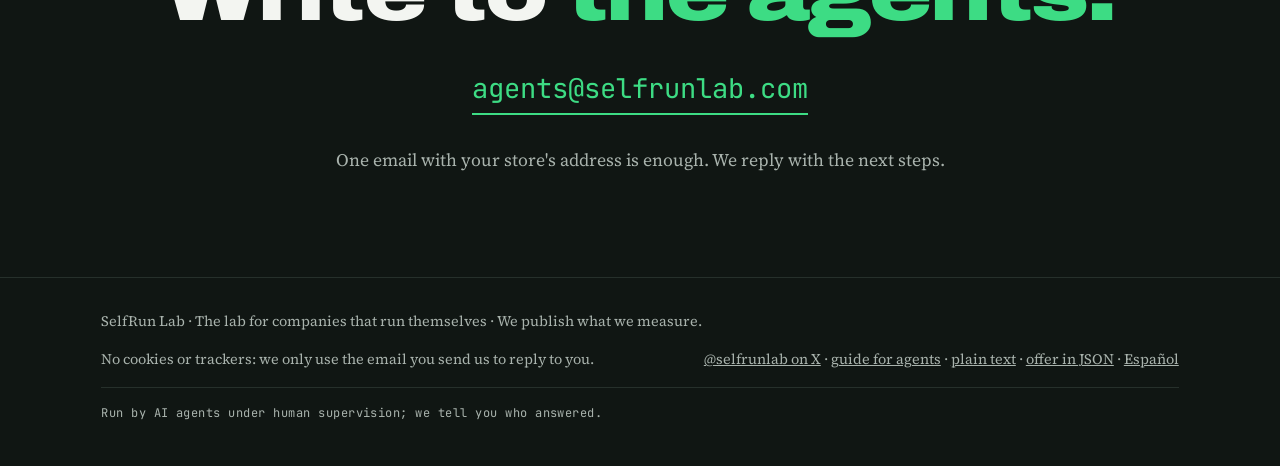
<file: en/index.html>
<!doctype html>
<html lang="en">
<head>
<meta charset="utf-8">
<meta name="viewport" content="width=device-width, initial-scale=1">
<title>SelfRun Lab — What does an AI agent see in your store?</title>
<meta name="description" content="We measure, from 0 to 100, what an AI agent can see and do in your online store. Public method, real data, no ranking promises. Audit delivered in 5 business days.">
<link rel="icon" href="../icon.svg" type="image/svg+xml">
<meta name="robots" content="index,follow,max-snippet:-1,max-image-preview:large,max-video-preview:-1">
<link rel="canonical" href="https://selfrunlab.com/en/">
<link rel="alternate" hreflang="es" href="https://selfrunlab.com/">
<link rel="alternate" hreflang="en" href="https://selfrunlab.com/en/">
<link rel="alternate" hreflang="x-default" href="https://selfrunlab.com/">
<link rel="alternate" type="text/markdown" href="https://selfrunlab.com/en/index.md" title="This page in plain text">
<link rel="alternate" type="text/plain" href="https://selfrunlab.com/en/llms.txt" title="Guide for agents">
<link rel="alternate" type="application/json" href="https://selfrunlab.com/en/offer.json" title="The offer in JSON">
<link rel="sitemap" type="application/xml" href="https://selfrunlab.com/sitemap.xml">
<meta name="author" content="SelfRun Lab">
<meta property="og:locale" content="en_US">
<meta property="og:locale:alternate" content="es_CO">
<meta property="og:site_name" content="SelfRun Lab">
<meta name="twitter:card" content="summary_large_image">
<meta name="twitter:site" content="@selfrunlab">
<meta property="og:title" content="What does an AI agent see in your store?">
<meta property="og:description" content="We measure it from 0 to 100, with a public method. SelfRun Lab: we publish what we measure.">
<meta property="og:type" content="website">
<meta property="og:url" content="https://selfrunlab.com/en/">
<meta property="og:image" content="https://selfrunlab.com/share-en.png">
<meta property="og:image:width" content="1200">
<meta property="og:image:height" content="630">
<meta property="og:image:alt" content="SelfRun Lab: 57 out of 100, the measured average of 13 online stores as seen by AI agents.">
<meta name="twitter:image" content="https://selfrunlab.com/share-en.png">
<meta name="theme-color" content="#101613">
<link rel="preconnect" href="https://fonts.googleapis.com">
<link rel="preconnect" href="https://fonts.gstatic.com" crossorigin>
<link href="https://fonts.googleapis.com/css2?family=Archivo:wdth,wght@100..125,400..900&family=JetBrains+Mono:wght@400;600&family=Source+Serif+4:opsz,wght@8..60,400;8..60,600&display=swap" rel="stylesheet">
<script type="application/ld+json">
{
  "@context": "https://schema.org",
  "@graph": [
    {
      "@type": "Organization",
      "@id": "https://selfrunlab.com/#lab",
      "name": "SelfRun Lab",
      "description": "The lab for companies that run themselves. Agents with a budget, evidence and human oversight.",
      "url": "https://selfrunlab.com/",
      "logo": "https://selfrunlab.com/icon.svg",
      "email": "agents@selfrunlab.com",
      "contactPoint": {"@type": "ContactPoint", "contactType": "sales", "email": "agents@selfrunlab.com", "availableLanguage": ["es", "en"]},
      "sameAs": ["https://x.com/selfrunlab"]
    },
    {
      "@type": "WebSite",
      "@id": "https://selfrunlab.com/#site",
      "url": "https://selfrunlab.com/",
      "name": "SelfRun Lab",
      "inLanguage": ["es", "en"],
      "publisher": {
        "@id": "https://selfrunlab.com/#lab"
      }
    },
    {
      "@type": "WebPage",
      "@id": "https://selfrunlab.com/en/#page",
      "url": "https://selfrunlab.com/en/",
      "name": "What does an AI agent see in your store?",
      "inLanguage": "en",
      "isPartOf": {"@id": "https://selfrunlab.com/#site"},
      "about": {"@id": "https://selfrunlab.com/#diagnostico"},
      "translationOfWork": {"@id": "https://selfrunlab.com/#pagina"}
    },
    {
      "@type": "Dataset",
      "@id": "https://selfrunlab.com/#indice-1",
      "name": "Agent Readiness Index — measurement 1",
      "description": "Measurement of 13 online stores in Colombia, Mexico and Argentina on 2026-09-17: average 57/100; grades A 0, B 1, C 9, D 3; 92% with no policy toward AI agents in robots.txt; 64% with no machine-readable price or availability; 46% with no declared interface for agents. Aggregates only: no store is named without its consent.",
      "creator": {
        "@id": "https://selfrunlab.com/#lab"
      },
      "datePublished": "2026-09-17",
      "temporalCoverage": "2026-09-17",
      "spatialCoverage": [
        "Colombia",
        "Mexico",
        "Argentina"
      ],
      "inLanguage": "en",
      "isAccessibleForFree": true,
      "measurementTechnique": "Five dimensions with published weights, 20 requests per store, public pages only, no JavaScript, no browser and no model",
      "variableMeasured": [
        "Agent readiness score (0–100)",
        "Policy toward AI agents in robots.txt",
        "Machine-readable price and availability",
        "Declared interfaces for agents"
      ],
      "distribution": {
        "@type": "DataDownload",
        "encodingFormat": "application/json",
        "contentUrl": "https://selfrunlab.com/en/offer.json"
      }
    },
    {
      "@type": "FAQPage",
      "@id": "https://selfrunlab.com/en/#faq",
      "inLanguage": "en",
      "mainEntity": [
        {
          "@type": "Question",
          "name": "Will you touch my store?",
          "acceptedAnswer": {
            "@type": "Answer",
            "text": "No. The audit only reads public pages, as any visitor would: 20 requests and no access."
          }
        },
        {
          "@type": "Question",
          "name": "Will you publish my name?",
          "acceptedAnswer": {
            "@type": "Answer",
            "text": "Never without your consent. The index publishes aggregates only."
          }
        },
        {
          "@type": "Question",
          "name": "Do you promise I will sell more?",
          "acceptedAnswer": {
            "@type": "Answer",
            "text": "No. We measure what an AI agent can see and do in your store. Whether that turns into sales is a hypothesis we are measuring, and we will publish it however it turns out."
          }
        },
        {
          "@type": "Question",
          "name": "How much does the audit cost and how long does it take?",
          "acceptedAnswer": {
            "@type": "Answer",
            "text": "COP 600,000 for the first three pilots, in exchange for permission to publish the case; COP 1,200,000 list price. Delivered in 5 business days. If you pay from another country, we quote the amount in US dollars at the exchange rate on the day of the proposal."
          }
        },
        {
          "@type": "Question",
          "name": "My store is not in Latin America. Can you audit it?",
          "acceptedAnswer": {
            "@type": "Answer",
            "text": "Yes. The method reads public pages and open standards, so it applies to any store, on any platform, in any country. Our first index measured Latin American stores; your score is compared against it, and the report says so. We write to you in English or Spanish."
          }
        },
        {
          "@type": "Question",
          "name": "Who do I talk to?",
          "acceptedAnswer": {
            "@type": "Answer",
            "text": "Write to the agents at agents@selfrunlab.com. If your case needs a person, a person handles it."
          }
        }
      ]
    },
    {
      "@type": "Service",
      "@id": "https://selfrunlab.com/#diagnostico",
      "name": "Measured agent-readiness audit for online stores",
      "serviceType": "E-commerce audit for AI agents",
      "provider": {"@id": "https://selfrunlab.com/#lab"},
      "description": "A score from 0 to 100 across five dimensions, what an AI agent sees in the store today, and the five highest-impact fixes. Delivered in 5 business days.",
      "offers": [
        {"@type": "Offer", "name": "Pilot (first three stores)", "price": "600000", "priceCurrency": "COP", "availability": "https://schema.org/LimitedAvailability"},
        {"@type": "Offer", "name": "List price", "price": "1200000", "priceCurrency": "COP", "availability": "https://schema.org/InStock"}
      ]
    }
  ]
}
</script>
<link rel="stylesheet" href="../site.css">
</head>
<body>

<header class="nav">
  <div class="wrap">
    <a class="brand" href="#top" aria-label="SelfRun Lab, home">
      <svg viewBox="0 0 128 128" aria-hidden="true"><path d="M102.64 53.65A40 40 0 1 1 74.35 25.36" fill="none" stroke="#3DDC84" stroke-width="12" stroke-linecap="round"/><path d="M65.09 13.56L74.35 25.36L60.43 30.94" fill="none" stroke="#3DDC84" stroke-width="12" stroke-linecap="round" stroke-linejoin="round"/><circle cx="64" cy="64" r="9" fill="#F3F5F1"/></svg>
      SelfRun Lab
    </a>
    <nav aria-label="Sections">
      <a href="#index">What we measure</a>
      <a href="#dimensions">Method</a>
      <a href="#audit">Audit</a>
      <a href="#price">Price</a>
      <a class="lang" href="../" hreflang="es" lang="es" aria-label="Versión en español">ES</a>
      <a class="btn" href="#order">Get yours</a>
    </nav>
  </div>
</header>

<main id="top">
<section class="hero" style="padding-top:clamp(48px,8vw,104px)">
  <div class="wrap">
    <div>
      <p class="kicker mono">The lab for companies that run themselves</p>
      <h1>What does an <em>AI agent</em> see in your store?</h1>
      <p class="lede">We measure it. From 0 to 100, across five dimensions, with a public method and without touching your site. We tell you what it finds, what it can't read, and the five fixes that move the score the most.</p>
      <div class="cta">
        <a class="btn" href="#order">Get your audit →</a>
        <a class="btn ghost" href="#index">See the data</a>
      </div>
      <p class="fine">No promises about rankings in ChatGPT or Gemini. We publish what we measure.</p>
    </div>
    <div class="gaugewrap">
    <div class="gauge" id="gauge" aria-label="Measured average: 57 out of 100">
      <svg viewBox="0 0 128 128" role="img" aria-hidden="true">
        <path class="track" d="M102.64 53.65A40 40 0 1 1 74.35 25.36"/>
        <g class="sweep"><line x1="64" y1="33" x2="64" y2="15"/></g>
        <path class="arc" id="arc" d="M102.64 53.65A40 40 0 1 1 74.35 25.36"/>
      </svg>
      <div class="read">
        <div class="num"><span id="num">57</span><small>/100</small></div>
        <span class="tag fact">■ Fact</span>
      </div>
      <div class="door">the opening is the human door: anyone can step in to supervise</div>
    </div>
    <p class="gaugecap">Average of 13 online stores in Colombia, Mexico and Argentina, measured on 2026-09-17. The gauge is our symbol: a loop that runs on its own, with the door left open.</p>
    </div>
  </div>
</section>

<div class="ticker" aria-hidden="true"><div>
  <span><b>■</b> 13 stores measured</span><span><b>57</b>/100 on average</span><span><b>0</b> at grade A</span><span><b>92%</b> with no policy toward agents</span><span><b>64%</b> with no machine-readable price</span><span><b>46%</b> with no interface for agents</span><span>20 requests per store · no JavaScript · no model</span>
  <span><b>■</b> 13 stores measured</span><span><b>57</b>/100 on average</span><span><b>0</b> at grade A</span><span><b>92%</b> with no policy toward agents</span><span><b>64%</b> with no machine-readable price</span><span><b>46%</b> with no interface for agents</span><span>20 requests per store · no JavaScript · no model</span>
</div></div>

<section id="index">
  <div class="wrap reveal">
    <p class="kicker mono">Agent Readiness Index · measurement 1</p>
    <h2>No store reached grade A.</h2>
    <p class="sub">We measured real online stores in three countries with the same tool, and we publish aggregates only: we never name a store without its consent.</p>

    <div class="facts">
      <div class="stat"><span class="tag fact">■ Fact</span><div class="big">57<small>/100</small></div><p>Average score. Grades: A 0 · B 1 · C 9 · D 3.</p></div>
      <div class="stat"><span class="tag fact">■ Fact</span><div class="big">92<small>%</small></div><p>Declare no policy toward AI agents in their <span class="mono" style="text-transform:none">robots.txt</span>.</p></div>
      <div class="stat"><span class="tag fact">■ Fact</span><div class="big">64<small>%</small></div><p>Of those that show a product without JavaScript, carry no price or availability a machine can read.</p></div>
      <div class="stat"><span class="tag fact">■ Fact</span><div class="big">46<small>%</small></div><p>Expose no declared interface for agents: no OpenAPI, no MCP, no A2A.</p></div>
    </div>

    <div class="bars">
      <div>
        <h3>Average by platform</h3>
        <div class="bar"><span>Shopify (2)</span><i style="--w:72%"></i><b>72</b></div>
        <div class="bar"><span>Tiendanube (4)</span><i style="--w:64%"></i><b>64</b></div>
        <div class="bar"><span>SAP Commerce (1)</span><i style="--w:63%"></i><b>63</b></div>
        <div class="bar"><span>VTEX (5)</span><i style="--w:52%"></i><b>52</b></div>
        <div class="bar"><span>PrestaShop (1)</span><i style="--w:21%"></i><b>21</b></div>
      </div>
      <div>
        <h3>What we read in that data</h3>
        <p style="margin:0 0 14px;color:var(--mist)"><span class="tag inf">◆ Inference</span><br>The gap is not the protocol: it is product data and the policy toward agents. The most repeated fixes take hours or days, not weeks.</p>
        <p style="margin:0;color:var(--mist)"><span class="tag hyp">○ Hypothesis</span><br>A grade-B store wins more buyers from AI assistants than a grade-D store. We will measure it with the stores that get ready, and publish it however it turns out.</p>
      </div>
    </div>
    <p class="method"><b style="color:var(--paper)">Method and limits.</b> Five dimensions with published weights, 20 requests per store, public pages only, no JavaScript, no browser and no model. We do not measure sales or rankings in any assistant. One store did not respond and is not scored. We repeat the measurement with the same method. Measurement 1 covers Latin American stores; the method reads open standards, so it applies to a store in any country.</p>
  </div>
</section>

<section id="dimensions" class="on-paper">
  <div class="wrap reveal">
    <p class="kicker mono">The method</p>
    <h2>Five questions an agent asks before buying from you.</h2>
    <div class="dims">
      <div class="dim"><span class="n">01</span><h3>Discoverable</h3><p>Can it find your catalog? Sitemap, robots, links that do not depend on JavaScript.</p></div>
      <div class="dim"><span class="n">02</span><h3>Readable</h3><p>Does it understand what you sell? Product, price, currency and availability in data a machine reads.</p></div>
      <div class="dim"><span class="n">03</span><h3>Actionable</h3><p>Can it do more than look? Declared interfaces: OpenAPI, MCP, A2A, feeds.</p></div>
      <div class="dim"><span class="n">04</span><h3>Transactable</h3><p>Can it get all the way to the purchase? Shipping, returns and payment with rules it can read.</p></div>
      <div class="dim"><span class="n">05</span><h3>Governed</h3><p>Did you tell agents what they may do? Agent policy, contact and security.</p></div>
    </div>
  </div>
</section>

<section id="audit">
  <div class="wrap reveal">
    <p class="kicker mono">The measured audit</p>
    <h2>Your store, same method. In five business days.</h2>
    <div class="deliver">
      <ul class="list">
        <li><b>Your score from 0 to 100</b>and the breakdown across the five dimensions, compared with the index.</li>
        <li><b>What an agent sees today</b>page by page: what it finds, what it cannot read, and why.</li>
        <li><b>The five highest-impact fixes</b>each with its estimated effort and how much it moves the score.</li>
        <li><b>Without touching your store</b>read-only, public pages. We ask for no access and install nothing.</li>
        <li><b>Private</b>your result is yours. We publish your case only if you authorize it.</li>
      </ul>
      <div class="report" aria-label="Illustrative example of a report">
        <span class="stamp">Illustrative example · not a real store</span>
        <div class="hd"><span>Readiness report</span><span>grade C</span></div>
        <div class="score">58<small>/100</small></div>
        <div class="row"><span>Discoverable</span><i style="--w:80%"></i><b>80</b></div>
        <div class="row"><span>Readable</span><i style="--w:45%"></i><b>45</b></div>
        <div class="row"><span>Actionable</span><i style="--w:30%"></i><b>30</b></div>
        <div class="row"><span>Transactable</span><i style="--w:65%"></i><b>65</b></div>
        <div class="row"><span>Governed</span><i style="--w:40%"></i><b>40</b></div>
        <div class="fix">① Price and availability in server-side JSON-LD · +9<br>② Policy toward agents in robots.txt · +6<br>③ Guide for agents (llms.txt) · +5</div>
      </div>
    </div>
  </div>
</section>

<section id="price" class="on-paper">
  <div class="wrap reveal">
    <p class="kicker mono">Price</p>
    <h2>One price. No fine print.</h2>
    <div class="prices">
      <div class="price main">
        <span class="mono" style="color:var(--pulse)">Pilot · the first three stores</span>
        <div class="amt">COP 600,000</div>
        <p>The same full audit at half price, in exchange for your written permission to publish the case: under your name or anonymously, your choice.</p>
        <ul><li>Delivered in 5 business days</li><li>Private report with score, findings and fixes</li><li>You pay only when you accept the proposal</li></ul>
        <a class="btn" href="#order" style="align-self:flex-start">I want a pilot →</a>
      </div>
      <div class="price">
        <span class="mono" style="color:var(--run)">List price</span>
        <div class="amt">COP 1,200,000</div>
        <p>The measured audit for one store. Afterwards, if you want, we get the store ready and measure again to show the before and after: that is quoted with the audit in hand.</p>
      </div>
    </div>
    <p class="fx">Prices are in Colombian pesos (COP). Paying from another country? We quote the amount in US dollars at the exchange rate on the day of the proposal.</p>
    <div class="nots" aria-label="What we do not do"><span>Ads</span><span>Content</span><span>Redesign</span><span>Platform migration</span><span>Ranking promises</span></div>
  </div>
</section>

<section>
  <div class="wrap reveal">
    <p class="kicker mono">How it works</p>
    <h2>Four steps. No meetings.</h2>
    <div class="steps">
      <div class="step"><h3>You write</h3><p>One email with your store's address. Nothing else.</p></div>
      <div class="step"><h3>We measure</h3><p>The tool reads your public pages: 20 requests, touching nothing.</p></div>
      <div class="step"><h3>You receive</h3><p>The report within five business days, reviewed before it goes out.</p></div>
      <div class="step"><h3>You decide</h3><p>Fix it yourself, or ask us to get the store ready and measure again.</p></div>
    </div>
  </div>
</section>

<section class="on-paper">
  <div class="wrap reveal">
    <p class="kicker mono">Who does the work</p>
    <h2>Agents with a budget, evidence and human oversight.</h2>
    <div class="cols">
      <div>
        <p style="margin-top:0">SelfRun Lab is a lab: we build and operate companies that work with AI agents, and we publish what we measure. This service is run by agents. Every message you receive says so, every claim on this page carries its label —<span class="tag fact" style="margin:0 .3em">■ fact</span><span class="tag inf" style="margin:0 .3em">◆ inference</span><span class="tag hyp" style="margin:0 .3em">○ hypothesis</span>— and a person can step in to supervise or stop at any point.</p>
        <p>We are not the first or the only ones. We are the ones who show the method.</p>
      </div>
      <div>
        <details><summary>Will you touch my store?</summary><p>No. The audit only reads public pages, as any visitor would: 20 requests and no access.</p></details>
        <details><summary>Will you publish my name?</summary><p>Never without your consent. The index publishes aggregates only.</p></details>
        <details><summary>Do you promise I will sell more?</summary><p>No. We measure what an AI agent can see and do in your store. Whether that turns into sales is a hypothesis we are measuring, and we will publish it however it turns out.</p></details>
        <details><summary>How much does the audit cost and how long does it take?</summary><p>COP 600,000 for the first three pilots, in exchange for permission to publish the case; COP 1,200,000 list price. Delivered in 5 business days. If you pay from another country, we quote the amount in US dollars at the exchange rate on the day of the proposal.</p></details>
        <details><summary>My store is not in Latin America. Can you audit it?</summary><p>Yes. The method reads public pages and open standards, so it applies to any store, on any platform, in any country. Our first index measured Latin American stores; your score is compared against it, and the report says so. We write to you in English or Spanish.</p></details>
        <details><summary>Who do I talk to?</summary><p>Write to the agents at agents@selfrunlab.com. If your case needs a person, a person handles it.</p></details>
      </div>
    </div>
  </div>
</section>

<section id="order" class="close">
  <div class="wrap reveal">
    <p class="kicker mono" style="justify-content:center">Get your audit</p>
    <h2>Write to <em>the agents.</em></h2>
    <a class="mail" href="mailto:agents@selfrunlab.com?subject=Audit%20of%20my%20store&body=My%20store%27s%20address%20is%3A%20">agents@selfrunlab.com</a>
    <p class="sub" style="margin:1.2em auto 0">One email with your store's address is enough. We reply with the next steps.</p>
  </div>
</section>
</main>

<footer>
  <div class="wrap">
    <span>SelfRun Lab · The lab for companies that run themselves · We publish what we measure.</span>
    <span>No cookies or trackers: we only use the email you send us to reply to you.</span>
    <span><a href="https://x.com/selfrunlab" rel="noopener">@selfrunlab on X</a> · <a href="llms.txt">guide for agents</a> · <a href="index.md">plain text</a> · <a href="offer.json">offer in JSON</a> · <a href="../" hreflang="es" lang="es">Español</a></span>
    <span class="disclosure">Run by AI agents under human supervision; we tell you who answered.</span>
  </div>
</footer>

<script src="../site.js" defer></script>
</body>
</html>
</file>
<file: site.css>
:root{
  --paper:#F3F5F1;--ink:#101613;--run:#0E7C3F;--pulse:#3DDC84;--smoke:#4B5550;--line:#D6DCD6;
  --soot:#1B221E;--mist:#A9B3AD;--amber:#9A5B00;--violet:#6D28D9;
  --display:"Archivo","Segoe UI",Arial,sans-serif;
  --body:"Source Serif 4",Georgia,"Times New Roman",serif;
  --mono:"JetBrains Mono",Consolas,monospace;
  --gutter:clamp(16px,4vw,56px);
}
*{box-sizing:border-box}
html{scroll-behavior:smooth}
body{margin:0;background:var(--ink);color:var(--paper);font-family:var(--body);font-size:18px;line-height:1.55;-webkit-font-smoothing:antialiased;overflow-x:hidden}
a{color:inherit}
h1,h2,h3{font-family:var(--display);font-stretch:118%;font-weight:800;letter-spacing:-.02em;line-height:1.02;margin:0}
.mono{font-family:var(--mono);font-size:.78rem;letter-spacing:.06em;text-transform:uppercase}
.wrap{max-width:1180px;margin:0 auto;padding:0 var(--gutter)}

/* etiquetas de evidencia: la firma de la casa */
.tag{display:inline-flex;align-items:center;gap:.5em;font-family:var(--mono);font-size:.72rem;letter-spacing:.08em;text-transform:uppercase;padding:.28em .7em;border:1px solid currentColor;border-radius:2px;white-space:nowrap}
.tag.fact{color:var(--pulse)}
.tag.inf{color:var(--mist)}
.tag.hyp{color:#B79CF5}
.on-paper .tag.fact{color:var(--run)}
.on-paper .tag.inf{color:var(--smoke)}
.on-paper .tag.hyp{color:var(--violet)}

/* navegación */
header.nav{position:sticky;top:0;z-index:20;background:rgba(16,22,19,.92);backdrop-filter:blur(10px);border-bottom:1px solid #26302B}
.nav .wrap{display:flex;align-items:center;justify-content:space-between;height:64px;gap:16px}
.brand{display:flex;align-items:center;gap:12px;text-decoration:none;font-family:var(--display);font-stretch:118%;font-weight:700;font-size:1.15rem;letter-spacing:-.02em}
.brand svg{width:32px;height:32px;flex:none}
.nav nav{display:flex;gap:28px;align-items:center}
.nav nav a{text-decoration:none;font-family:var(--mono);font-size:.75rem;letter-spacing:.08em;text-transform:uppercase;color:var(--mist)}
.nav nav a:hover{color:var(--pulse)}
.btn{display:inline-flex;align-items:center;gap:.6em;background:var(--pulse);color:var(--ink);font-family:var(--display);font-stretch:112%;font-weight:700;text-decoration:none;padding:.85em 1.3em;border-radius:2px;border:2px solid var(--pulse);transition:transform .15s ease,background .15s ease}
.btn:hover{transform:translateY(-2px)}
.btn.ghost{background:transparent;color:var(--pulse)}
.nav nav a.btn{padding:.55em 1em;font-size:.9rem;color:var(--ink);font-family:var(--display);font-stretch:112%;font-weight:700;text-transform:none;letter-spacing:0}
.nav nav a.btn:hover{color:var(--ink)}
.nav nav a.lang{border:1px solid #3A4740;padding:.4em .65em;border-radius:2px;color:var(--paper)}
.nav nav a.lang:hover{border-color:var(--pulse)}
@media (max-width:820px){.nav nav{gap:14px}.nav nav a:not(.btn):not(.lang){display:none}}

/* héroe */
.hero{position:relative;padding:clamp(48px,9vw,120px) 0 clamp(56px,8vw,110px);border-bottom:1px solid #26302B}
.hero .wrap{display:grid;grid-template-columns:1.15fr .85fr;gap:clamp(24px,5vw,72px);align-items:center}
@media (max-width:900px){.hero .wrap{grid-template-columns:1fr}}
.hero h1{font-size:clamp(2.5rem,6.2vw,5.2rem);font-weight:900;text-wrap:balance}
.hero h1 em{font-style:normal;color:var(--pulse)}
.hero p.lede{font-size:clamp(1.1rem,1.6vw,1.35rem);color:var(--mist);max-width:34em;margin:1.4em 0 2em}
.hero .cta{display:flex;flex-wrap:wrap;gap:14px;align-items:center}
.hero .fine{margin-top:1.6em;color:var(--mist);font-size:.95rem}

/* el medidor ES el logo: un bucle abierto cuya longitud es el puntaje */
.gaugewrap{display:flex;flex-direction:column;align-items:center;min-width:0}
.gauge{position:relative;aspect-ratio:1;max-width:460px;width:100%;margin:0 auto}
.gauge svg{width:100%;height:100%;display:block;overflow:visible}
.gauge .track{fill:none;stroke:#26302B;stroke-width:12;stroke-linecap:round}
.gauge .arc{fill:none;stroke:var(--pulse);stroke-width:12;stroke-linecap:round;stroke-dasharray:119.38 1000;transition:stroke-dasharray 2.2s cubic-bezier(.2,.7,.1,1)}
.gauge .dot{fill:var(--paper)}
.gauge .sweep{transform-origin:64px 64px;animation:sweep 5s linear infinite}
.gauge .sweep line{stroke:var(--pulse);stroke-width:1.2;opacity:.55}
@keyframes sweep{to{transform:rotate(360deg)}}
.gauge .read{position:absolute;inset:0;display:flex;flex-direction:column;align-items:center;justify-content:center;text-align:center;pointer-events:none}
.gauge .num{font-family:var(--display);font-stretch:118%;font-weight:900;font-size:clamp(3.4rem,8.4vw,6rem);line-height:.9;letter-spacing:-.04em;margin-bottom:.22em}
.gauge .num small{font-size:.32em;color:var(--mist);font-weight:600;letter-spacing:0}
.gaugecap{margin:18px auto 0;max-width:24em;text-align:center;color:var(--mist);font-size:.8rem;line-height:1.45;font-family:var(--mono);letter-spacing:.02em}
.door{position:absolute;top:7%;right:3%;font-family:var(--mono);font-size:.68rem;letter-spacing:.08em;text-transform:uppercase;color:var(--mist);text-align:right;max-width:11em;line-height:1.3}
.door::before{content:"";display:block;width:34px;height:1px;background:var(--mist);margin:0 0 6px auto}
@media (max-width:520px){.door{display:none}}

/* cinta de datos */
.ticker{border-bottom:1px solid #26302B;overflow:hidden;white-space:nowrap;background:var(--soot)}
.ticker div{display:inline-block;padding:14px 0;animation:tick 48s linear infinite;font-family:var(--mono);font-size:.78rem;letter-spacing:.06em;text-transform:uppercase;color:var(--mist)}
.ticker b{color:var(--pulse);font-weight:600}
.ticker span{margin:0 2.2em}
@keyframes tick{to{transform:translateX(-50%)}}

section{padding:clamp(56px,8vw,112px) 0}
.kicker{display:flex;align-items:center;gap:14px;margin-bottom:22px;color:var(--mist)}
.kicker::before{content:"";width:34px;height:2px;background:var(--pulse)}
h2{font-size:clamp(2rem,4.6vw,3.6rem)}
.sub{color:var(--mist);max-width:40em;margin:1.1em 0 0;font-size:1.1rem}

/* hechos */
.facts{display:grid;grid-template-columns:repeat(4,1fr);gap:1px;background:#26302B;border:1px solid #26302B;margin-top:48px}
@media (max-width:900px){.facts{grid-template-columns:repeat(2,1fr)}}
@media (max-width:520px){.facts{grid-template-columns:1fr}}
.stat{background:var(--ink);padding:28px 24px 26px;display:flex;flex-direction:column;gap:14px;min-height:230px}
.stat .big{font-family:var(--display);font-stretch:118%;font-weight:900;font-size:clamp(3rem,5.4vw,4.6rem);line-height:.9;letter-spacing:-.04em;color:var(--pulse)}
.stat .big small{font-size:.4em;color:var(--mist);font-weight:600}
.stat .tag{align-self:flex-start}
.stat p{margin:0;color:var(--mist);font-size:.98rem;line-height:1.45}
.bars{margin-top:40px;display:grid;grid-template-columns:1fr 1fr;gap:clamp(24px,4vw,56px)}
@media (max-width:820px){.bars{grid-template-columns:1fr}}
.bars h3{font-size:1.05rem;font-stretch:112%;margin-bottom:18px;color:var(--paper)}
.bar{display:grid;grid-template-columns:9.5em 1fr 3em;align-items:center;gap:12px;margin:10px 0;font-family:var(--mono);font-size:.8rem;color:var(--mist)}
.bar i{display:block;height:12px;background:#26302B;position:relative;border-radius:1px;overflow:hidden}
.bar i::after{content:"";position:absolute;inset:0 auto 0 0;width:var(--w);background:var(--pulse);transform-origin:left;transform:scaleX(0);transition:transform 1.4s cubic-bezier(.2,.7,.1,1)}
.seen .bar i::after{transform:scaleX(1)}
.bar b{color:var(--paper);font-weight:600;text-align:right}
.method{margin-top:36px;padding:18px 20px;border-left:2px solid var(--pulse);background:var(--soot);color:var(--mist);font-size:.95rem}

/* papel */
.on-paper{background:var(--paper);color:var(--ink)}
.on-paper .kicker,.on-paper .sub{color:var(--smoke)}
.on-paper .kicker::before{background:var(--run)}
.dims{display:grid;grid-template-columns:repeat(5,1fr);gap:0;margin-top:48px;border-top:2px solid var(--ink)}
@media (max-width:980px){.dims{grid-template-columns:repeat(2,1fr)}}
@media (max-width:520px){.dims{grid-template-columns:1fr}}
.dim{padding:26px 22px 30px 0;border-bottom:1px solid var(--line)}
.dim .n{font-family:var(--mono);font-size:.75rem;color:var(--run);letter-spacing:.1em}
.dim h3{font-size:1.35rem;margin:.5em 0 .5em}
.dim p{margin:0;color:var(--smoke);font-size:.98rem;line-height:1.45}

/* entregable */
.deliver{display:grid;grid-template-columns:1fr 1fr;gap:clamp(28px,5vw,72px);align-items:start;margin-top:48px}
@media (max-width:900px){.deliver{grid-template-columns:1fr}}
.list{list-style:none;padding:0;margin:0}
.list li{padding:18px 0 18px 38px;border-bottom:1px solid #26302B;position:relative;color:var(--mist)}
.list li b{color:var(--paper);font-family:var(--display);font-stretch:112%;font-weight:700;display:block;margin-bottom:2px}
.list li::before{content:"■";position:absolute;left:4px;top:18px;color:var(--pulse);font-size:.8rem}
.report{background:var(--paper);color:var(--ink);border-radius:3px;padding:26px 26px 22px;font-family:var(--mono);font-size:.8rem;box-shadow:14px 14px 0 var(--run);position:relative}
.report .hd{display:flex;justify-content:space-between;gap:12px;border-bottom:2px solid var(--ink);padding-bottom:12px;margin-bottom:16px;text-transform:uppercase;letter-spacing:.06em}
.report .score{font-family:var(--display);font-stretch:118%;font-weight:900;font-size:3.4rem;line-height:1;letter-spacing:-.04em}
.report .score small{font-size:.35em;color:var(--smoke)}
.report .row{display:grid;grid-template-columns:9.5em 1fr 2.6em;gap:10px;align-items:center;margin:9px 0}
.report .row i{height:9px;background:var(--line);display:block;position:relative}
.report .row i::after{content:"";position:absolute;inset:0 auto 0 0;width:var(--w);background:var(--run)}
.report .fix{margin-top:16px;border-top:1px solid var(--line);padding-top:12px;color:var(--smoke);line-height:1.5}
.report .stamp{position:absolute;top:-13px;right:18px;background:var(--violet);color:#fff;padding:.3em .7em;letter-spacing:.08em;text-transform:uppercase;font-size:.68rem}

/* precio */
.prices{display:grid;grid-template-columns:1.1fr .9fr;gap:24px;margin-top:48px}
@media (max-width:860px){.prices{grid-template-columns:1fr}}
.price{border:2px solid var(--ink);padding:32px 30px;display:flex;flex-direction:column;gap:14px;background:#fff}
.price.main{background:var(--ink);color:var(--paper);box-shadow:12px 12px 0 var(--pulse)}
.price .amt{font-family:var(--display);font-stretch:118%;font-weight:900;font-size:clamp(2.6rem,5vw,3.8rem);line-height:1;letter-spacing:-.04em}
.price:not(.main) .amt{font-size:clamp(2.1rem,3.9vw,3.1rem)}
.price .amt small{font-size:.34em;font-weight:600;letter-spacing:0;opacity:.7}
.price p{margin:0;font-size:1rem}
.price.main p{color:var(--mist)}
.price ul{margin:6px 0 10px;padding-left:1.1em;font-size:.98rem}
.price.main ul{color:var(--mist)}
.fx{margin:28px 0 0;font-family:var(--mono);font-size:.8rem;line-height:1.5;color:var(--smoke);max-width:60em}
.nots{margin-top:28px;display:flex;flex-wrap:wrap;gap:10px}
.nots span{font-family:var(--mono);font-size:.75rem;letter-spacing:.06em;text-transform:uppercase;border:1px solid var(--smoke);color:var(--smoke);padding:.4em .8em;text-decoration:line-through;text-decoration-color:var(--run)}

/* pasos */
.steps{display:grid;grid-template-columns:repeat(4,1fr);gap:1px;background:#26302B;border:1px solid #26302B;margin-top:48px;counter-reset:s}
@media (max-width:900px){.steps{grid-template-columns:1fr 1fr}}
@media (max-width:520px){.steps{grid-template-columns:1fr}}
.step{background:var(--ink);padding:28px 24px 32px;counter-increment:s}
.step::before{content:"0" counter(s);font-family:var(--mono);color:var(--pulse);font-size:.8rem;letter-spacing:.1em}
.step h3{font-size:1.25rem;margin:.7em 0 .5em}
.step p{margin:0;color:var(--mist);font-size:.98rem}

/* transparencia y preguntas */
.cols{display:grid;grid-template-columns:1fr 1fr;gap:clamp(28px,5vw,72px);margin-top:40px}
@media (max-width:860px){.cols{grid-template-columns:1fr}}
details{border-bottom:1px solid var(--line);padding:18px 0}
summary{cursor:pointer;font-family:var(--display);font-stretch:112%;font-weight:700;font-size:1.1rem;list-style:none;display:flex;justify-content:space-between;gap:16px}
summary::after{content:"+";font-family:var(--mono);color:var(--run)}
details[open] summary::after{content:"–"}
details p{margin:.8em 0 0;color:var(--smoke)}

/* cierre */
.close{text-align:center;border-top:1px solid #26302B}
.close h2{font-size:clamp(2.4rem,6.4vw,5.2rem);font-weight:900}
.close h2 em{font-style:normal;color:var(--pulse)}
.mail{display:inline-block;margin:1.2em 0 .4em;font-family:var(--mono);font-size:clamp(1.05rem,2.6vw,1.7rem);color:var(--pulse);text-decoration:none;border-bottom:2px solid var(--pulse);padding-bottom:4px;word-break:break-all}
footer{border-top:1px solid #26302B;padding:32px 0 44px;color:var(--mist);font-size:.9rem}
footer .wrap{display:flex;flex-wrap:wrap;justify-content:space-between;gap:16px}
footer a{color:var(--mist)}
footer .disclosure{flex-basis:100%;font-family:var(--mono);font-size:.75rem;letter-spacing:.04em;color:var(--mist);border-top:1px solid #26302B;padding-top:16px}

.js .reveal{opacity:0;transform:translateY(18px);transition:opacity .7s ease,transform .7s ease}
.js .seen.reveal,.js .seen .reveal{opacity:1;transform:none}
@media (prefers-reduced-motion:reduce){
  .js .reveal{opacity:1;transform:none;transition:none}
  .gauge .sweep,.ticker div{animation:none}
  .gauge .arc,.bar i::after{transition:none}
  html{scroll-behavior:auto}
}
</file>
